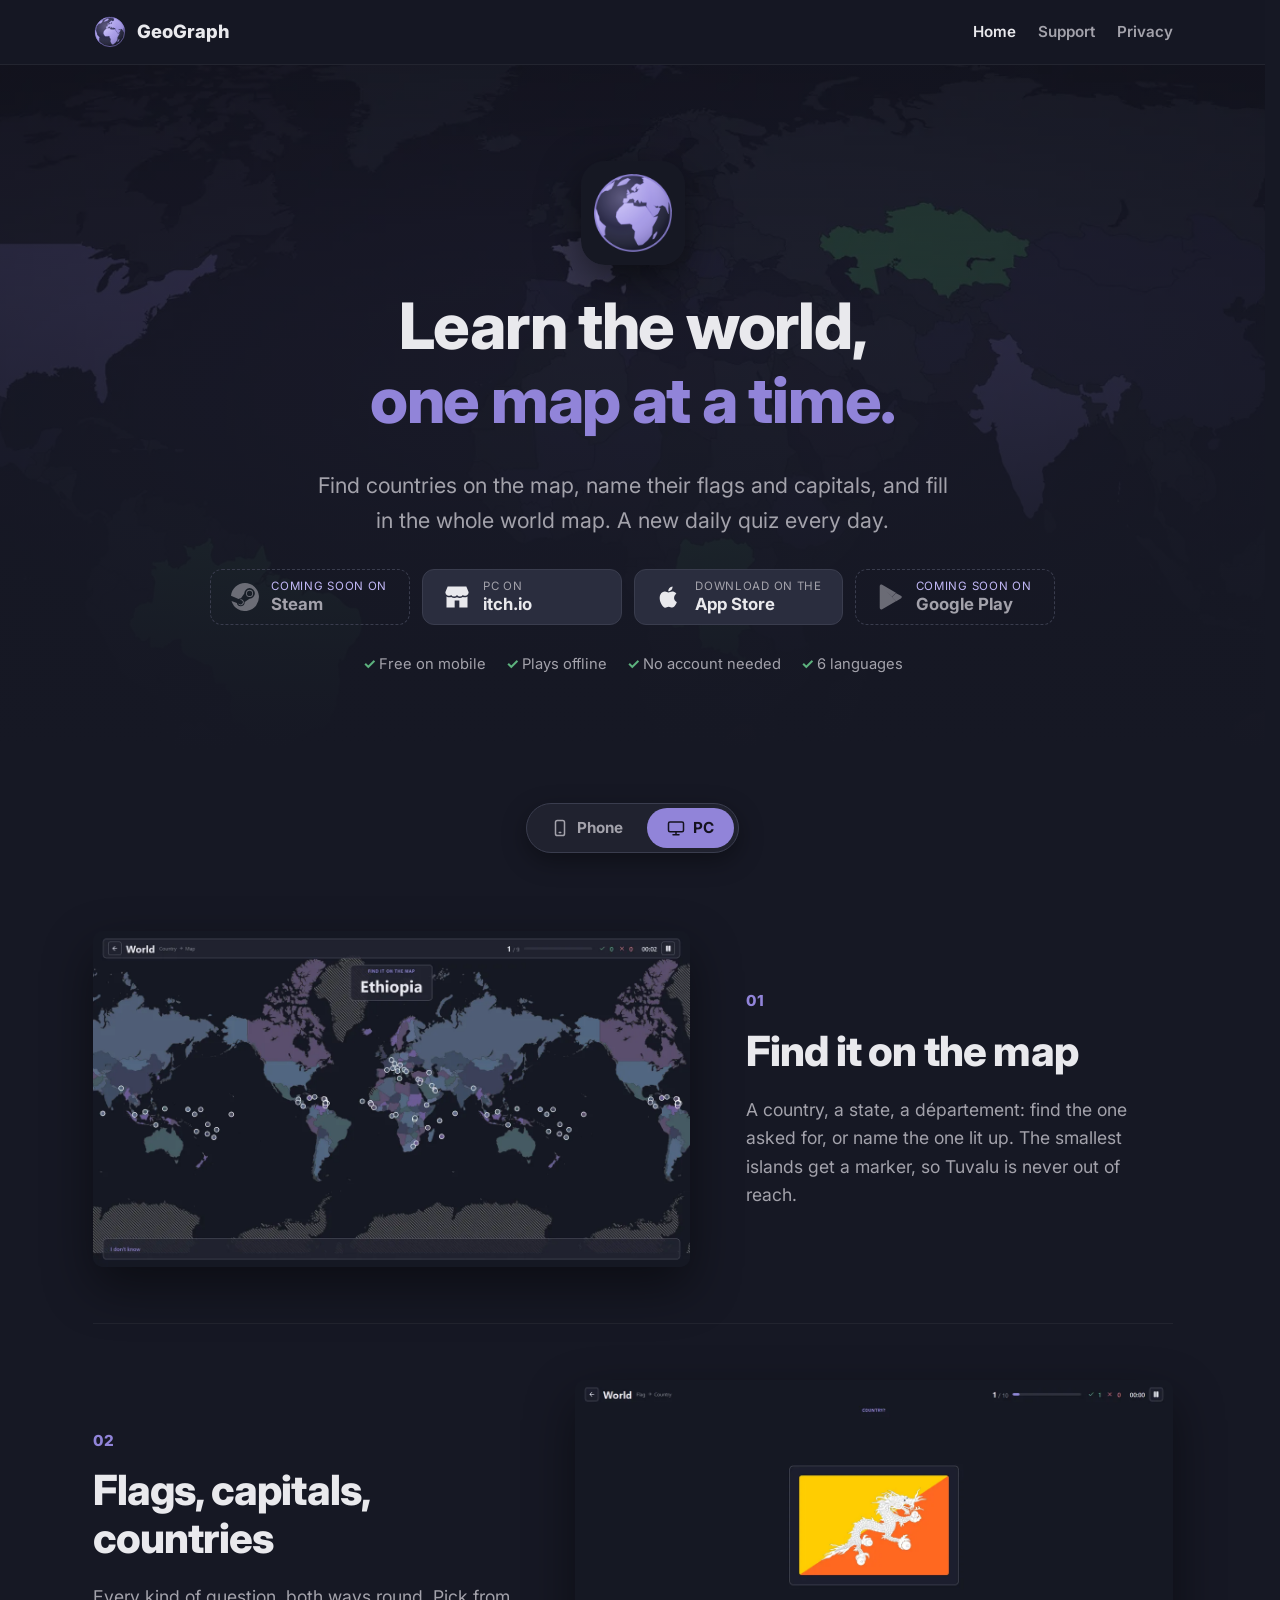
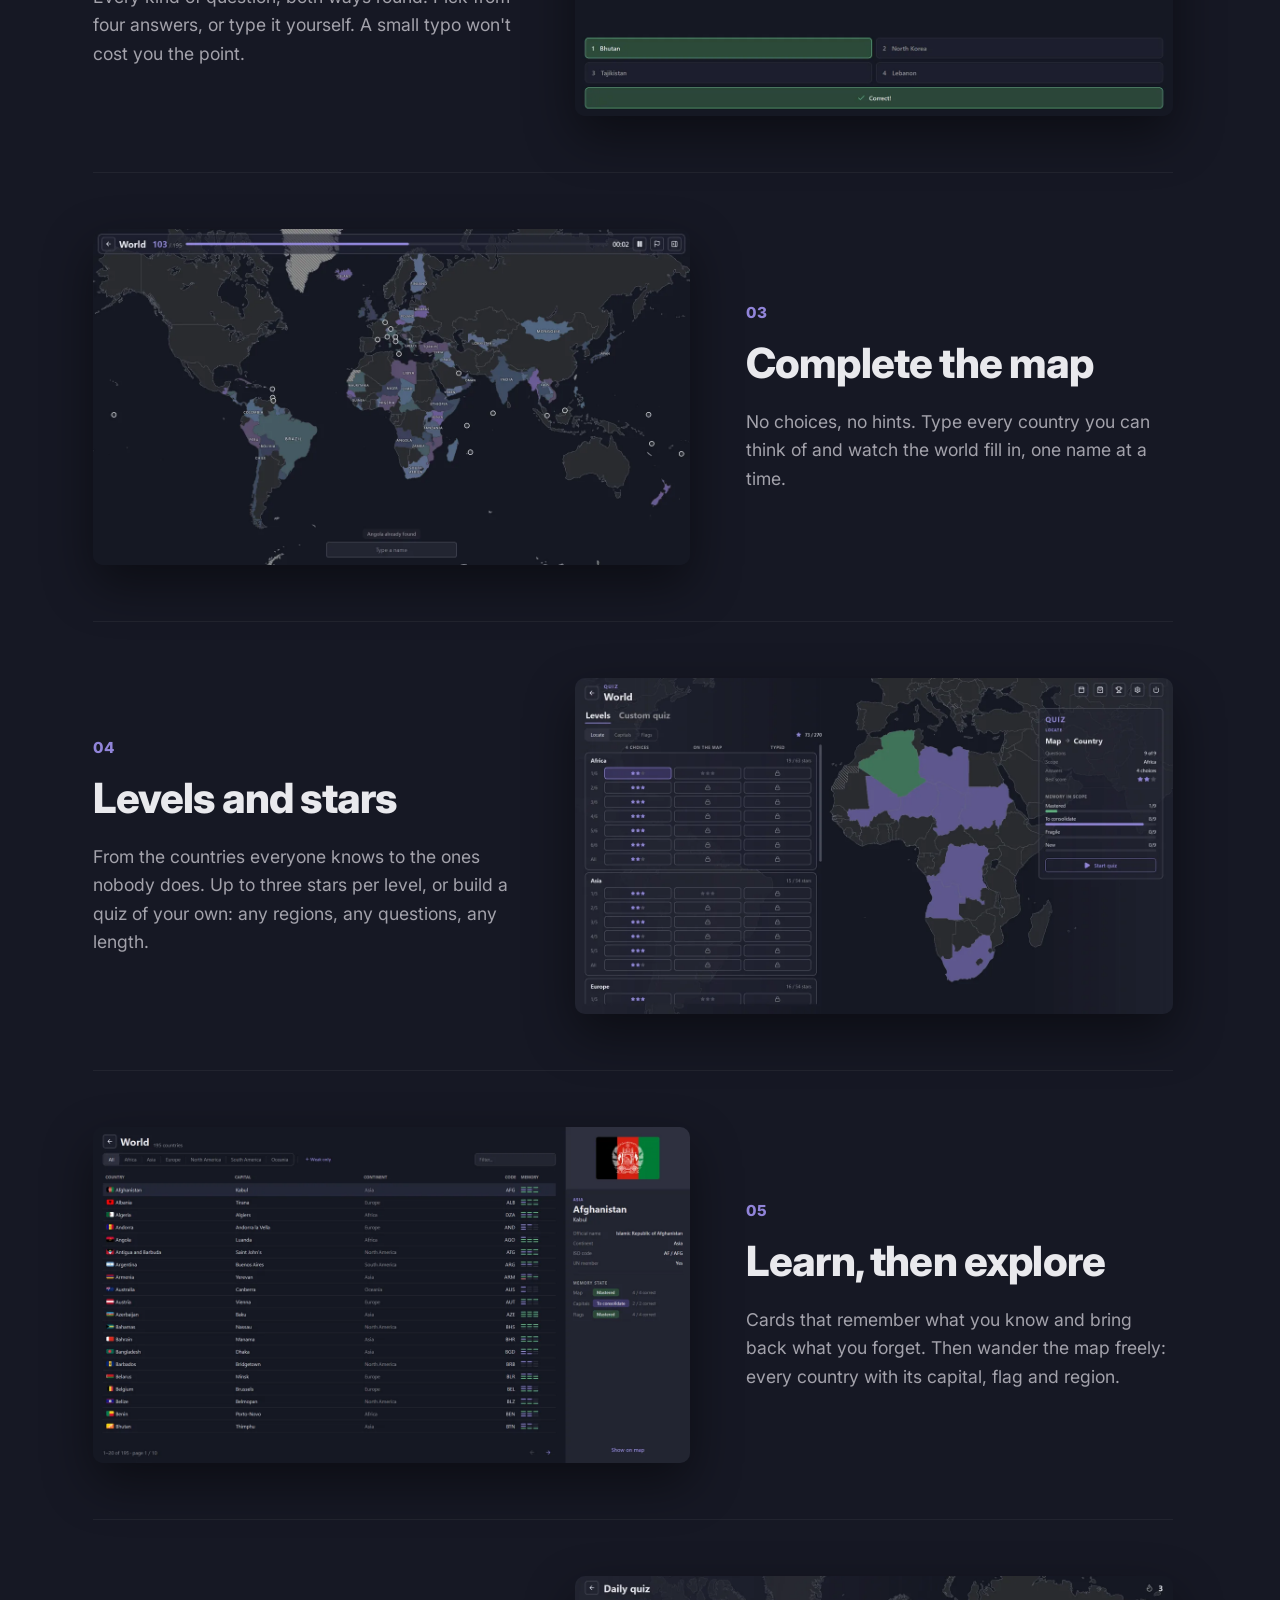
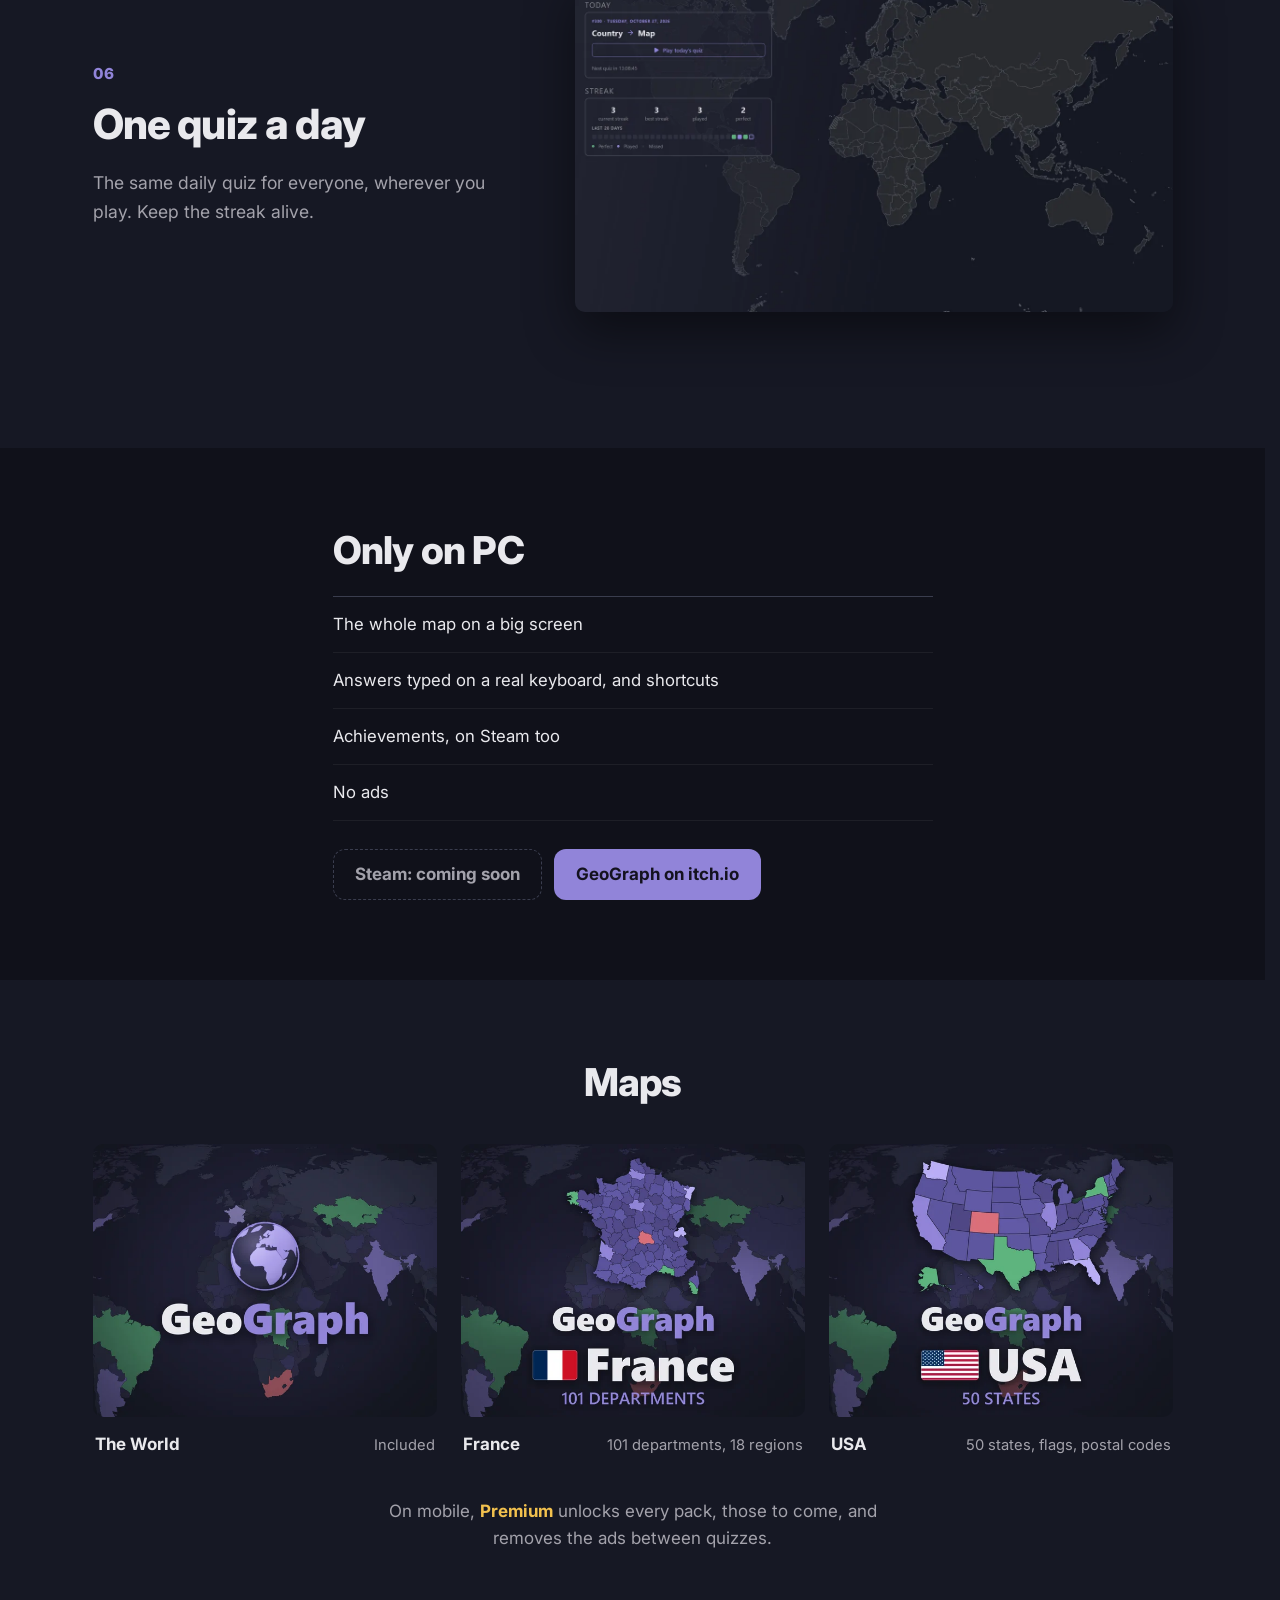
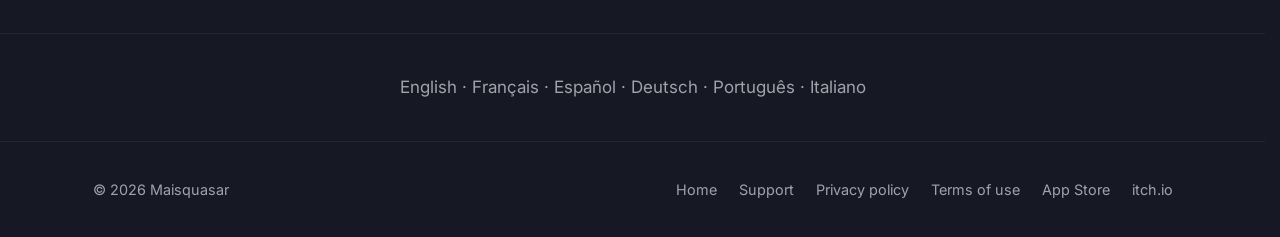
<file: index.html>
<!doctype html>
<html lang="en" data-view="phone">
<head>
  <meta charset="utf-8">
  <meta name="viewport" content="width=device-width, initial-scale=1">
  <title>GeoGraph: Geography Quiz</title>
  <meta name="description" content="GeoGraph is a geography quiz game: find countries on the map, name their flags and capitals, and fill in the whole world map. On iPhone, iPad, Android and PC.">
  <link rel="canonical" href="https://geograph-game.github.io/">
  <meta property="og:type" content="website">
  <meta property="og:title" content="GeoGraph: Geography Quiz">
  <meta property="og:description" content="Find countries on the map, name their flags and capitals, and fill in the whole world map. A new daily quiz every day!">
  <meta property="og:url" content="https://geograph-game.github.io/">
  <meta property="og:image" content="https://geograph-game.github.io/assets/img/og.png">
  <meta name="twitter:card" content="summary_large_image">
  <meta name="theme-color" content="#161824">
  <link rel="icon" href="assets/img/icon.svg" type="image/svg+xml">
  <link rel="icon" href="assets/img/icon-32.png" sizes="32x32" type="image/png">
  <link rel="apple-touch-icon" href="assets/img/icon-180.png">
  <link rel="preconnect" href="https://fonts.googleapis.com">
  <link rel="preconnect" href="https://fonts.gstatic.com" crossorigin>
  <link href="https://fonts.googleapis.com/css2?family=Inter:wght@400;600;700;800&display=swap" rel="stylesheet">
  <link rel="stylesheet" href="assets/css/style.css">
  <script>
    (function () {
      var v;
      try { v = localStorage.getItem("view"); } catch (e) {}
      if (v !== "phone" && v !== "pc") v = matchMedia("(pointer: coarse)").matches ? "phone" : "pc";
      document.documentElement.dataset.view = v;
    })();
  </script>
  <script type="application/ld+json">
  {
    "@context": "https://schema.org",
    "@type": "SoftwareApplication",
    "name": "GeoGraph: Geography Quiz",
    "applicationCategory": "EducationalApplication",
    "operatingSystem": "iOS, Android, Windows",
    "offers": { "@type": "Offer", "price": "0", "priceCurrency": "USD" },
    "author": { "@type": "Person", "name": "Maisquasar" }
  }
  </script>
</head>
<body>

<header class="site-header">
  <div class="wrap">
    <a class="brand" href="index.html"><img src="assets/img/icon.svg" alt="" width="34" height="34">GeoGraph</a>
    <nav class="nav">
      <a href="index.html" aria-current="page">Home</a>
      <a href="support.html">Support</a>
      <a href="privacy.html">Privacy</a>
    </nav>
  </div>
</header>

<main>
  <section class="hero">
    <div class="wrap">
      <img class="hero-icon" src="assets/img/icon-512.png" alt="GeoGraph icon" width="104" height="104">
      <h1>Learn the world,<br><span class="accent">one map at a time.</span></h1>
      <p class="lead">Find countries on the map, name their flags and capitals, and fill in the whole world map. A new daily quiz every day.</p>
      <div class="stores">
        <a class="store-btn" data-platform="appstore" href="https://apps.apple.com/app/id6832509680">
          <svg viewBox="0 0 24 24" aria-hidden="true"><path d="M16.37 12.6c-.02-2.3 1.88-3.4 1.96-3.46-1.07-1.56-2.73-1.78-3.32-1.8-1.41-.14-2.76.83-3.48.83-.72 0-1.82-.81-3-.79-1.54.02-2.96.9-3.76 2.28-1.6 2.78-.41 6.9 1.15 9.16.76 1.1 1.67 2.34 2.86 2.3 1.15-.05 1.58-.74 2.97-.74 1.38 0 1.77.74 2.98.72 1.23-.02 2.01-1.12 2.76-2.23.87-1.28 1.23-2.52 1.25-2.58-.03-.01-2.4-.92-2.42-3.65zM14.1 5.86c.63-.77 1.06-1.83.94-2.89-.91.04-2.01.61-2.67 1.37-.58.67-1.1 1.76-.96 2.8 1.02.08 2.06-.52 2.69-1.28z"/></svg>
          <span><small data-soon="Coming soon on" data-live="Download on the">Download on the</small><strong>App Store</strong></span>
        </a>
        <a class="store-btn soon" data-platform="googleplay" aria-disabled="true">
          <svg viewBox="0 0 24 24" aria-hidden="true"><path d="M3.6 1.8c-.3.3-.4.7-.4 1.2v18c0 .5.1.9.4 1.2l.1.1L13.8 12.2v-.2L3.7 1.7l-.1.1zm13.6 13.8-3.4-3.4v-.2l3.4-3.4.1.1 4 2.3c1.1.6 1.1 1.7 0 2.3l-4 2.3h-.1zm-.1.1L13.7 12.3 3.6 22.3c.4.4 1 .4 1.7.1l11.8-6.7M17.1 8.3 5.3 1.6c-.7-.4-1.3-.3-1.7.1l10.1 10.1 3.4-3.5z"/></svg>
          <span><small data-soon="Coming soon on" data-live="Get it on">Coming soon on</small><strong>Google Play</strong></span>
        </a>
        <a class="store-btn steam soon" data-platform="steam" aria-disabled="true">
          <svg viewBox="0 0 24 24" aria-hidden="true"><path d="M11.98 0C5.67 0 .5 4.86 0 11.03l6.44 2.66a3.4 3.4 0 0 1 1.91-.59h.19l2.87-4.15v-.06a4.53 4.53 0 1 1 4.53 4.53h-.1l-4.08 2.92v.16a3.4 3.4 0 0 1-6.73.68L.43 15.37A12 12 0 1 0 11.98 0zM7.54 18.21l-1.47-.61a2.55 2.55 0 1 0 1.4-3.5l1.52.63a1.88 1.88 0 1 1-1.45 3.47zm11.4-9.3a3.02 3.02 0 1 0-6.04 0 3.02 3.02 0 0 0 6.04 0zm-5.28 0a2.27 2.27 0 1 1 4.54 0 2.27 2.27 0 0 1-4.54 0z"/></svg>
          <span><small data-soon="Coming soon on" data-live="PC on">Coming soon on</small><strong>Steam</strong></span>
        </a>
        <a class="store-btn itch" data-platform="itch" href="https://maisquasar.itch.io/geograph">
          <svg viewBox="0 0 24 24" aria-hidden="true"><path d="M4 3h16l2 5a3 3 0 0 1-5 2.2A3 3 0 0 1 12 10.2 3 3 0 0 1 7 10.2 3 3 0 0 1 2 8l2-5zm-1 8.5a4.9 4.9 0 0 0 4 .5 4.9 4.9 0 0 0 5 .3 4.9 4.9 0 0 0 5-.3 4.9 4.9 0 0 0 4-.5V21H3v-9.5zM10 15v6h4v-6h-4z"/></svg>
          <span><small data-soon="Coming soon on" data-live="PC on">PC on</small><strong>itch.io</strong></span>
        </a>
      </div>
      <div class="badges">
        <span>Free on mobile</span>
        <span>Plays offline</span>
        <span>No account needed</span>
        <span>6 languages</span>
      </div>
    </div>
  </section>

  <section id="features" class="showcase">
    <div class="view-bar">
      <div class="view-switch" role="group" aria-label="Show the game on">
        <button type="button" data-set-view="phone" aria-pressed="true">
          <svg viewBox="0 0 24 24" aria-hidden="true"><rect x="6" y="2" width="12" height="20" rx="2.5"/><path d="M11 18h2"/></svg>Phone
        </button>
        <button type="button" data-set-view="pc" aria-pressed="false">
          <svg viewBox="0 0 24 24" aria-hidden="true"><rect x="2" y="4" width="20" height="13" rx="2"/><path d="M8 21h8M12 17v4"/></svg>PC
        </button>
      </div>
    </div>
    <div class="wrap">
      <article class="row">
        <figure>
          <img class="v-phone" src="assets/img/shots/phone_map.webp?v=2" alt="Map quiz on a phone: find Mozambique" width="480" height="947" loading="lazy">
          <img class="v-pc" src="assets/img/shots/pc_map.webp" alt="Map quiz on PC" width="1280" height="720" loading="lazy">
        </figure>
        <div>
          <span class="num">01</span>
          <h2>Find it on the map</h2>
          <p>A country, a state, a département: find the one asked for, or name the one lit up. The smallest islands get a marker, so Tuvalu is never out of reach.<span class="v-phone"> Pan and pinch as you like.</span></p>
        </div>
      </article>
      <article class="row">
        <figure>
          <img class="v-phone" src="assets/img/shots/phone_flag.webp?v=2" alt="Flag question answered right on a phone" width="480" height="947" loading="lazy">
          <img class="v-pc" src="assets/img/shots/pc_flag.webp" alt="Flag question on PC" width="1280" height="720" loading="lazy">
        </figure>
        <div>
          <span class="num">02</span>
          <h2>Flags, capitals, countries</h2>
          <p>Every kind of question, both ways round. Pick from four answers, or type it yourself. A small typo won't cost you the point.</p>
        </div>
      </article>
      <article class="row">
        <figure>
          <img class="v-phone" src="assets/img/shots/phone_complete.webp?v=2" alt="Complete the map on a phone" width="480" height="947" loading="lazy">
          <img class="v-pc" src="assets/img/shots/pc_complete.webp" alt="Complete the map on PC, about half of the world found" width="1280" height="720" loading="lazy">
        </figure>
        <div>
          <span class="num">03</span>
          <h2>Complete the map</h2>
          <p>No choices, no hints. Type every country you can think of and watch the world fill in, one name at a time.</p>
        </div>
      </article>
      <article class="row">
        <figure>
          <img class="v-phone" src="assets/img/shots/phone_levels.webp?v=2" alt="Levels and their stars on a phone" width="480" height="947" loading="lazy">
          <img class="v-pc" src="assets/img/shots/pc_levels.webp" alt="Levels and their stars on PC" width="1280" height="720" loading="lazy">
        </figure>
        <div>
          <span class="num">04</span>
          <h2>Levels and stars</h2>
          <p>From the countries everyone knows to the ones nobody does. Up to three stars per level, or build a quiz of your own: any regions, any questions, any length.</p>
        </div>
      </article>
      <article class="row">
        <figure>
          <img class="v-phone" src="assets/img/shots/phone_learn.webp?v=2" alt="Learn list of every country and what you know of it, on a phone" width="480" height="947" loading="lazy">
          <img class="v-pc" src="assets/img/shots/pc_learn.webp" alt="Learn cards on PC" width="1280" height="720" loading="lazy">
        </figure>
        <div>
          <span class="num">05</span>
          <h2>Learn, then explore</h2>
          <p>Cards that remember what you know and bring back what you forget. Then wander the map freely: every country with its capital, flag and region.</p>
        </div>
      </article>
      <article class="row">
        <figure>
          <img class="v-phone" src="assets/img/shots/phone_daily.webp?v=2" alt="Daily quiz on a phone" width="480" height="947" loading="lazy">
          <img class="v-pc" src="assets/img/shots/pc_daily.webp" alt="Daily quiz on PC" width="1280" height="720" loading="lazy">
        </figure>
        <div>
          <span class="num">06</span>
          <h2>One quiz a day</h2>
          <p>The same daily quiz for everyone, wherever you play. Keep the streak alive.<span class="v-phone"> Get a reminder each day and share your score.</span></p>
        </div>
      </article>
    </div>
  </section>

  <section class="alt" id="platforms">
    <div class="wrap only">
      <div class="v-phone">
        <h2>Only on your phone</h2>
        <ul>
          <li>XP for every right answer, ranks from Tourist to Living Atlas</li>
          <li>Daily quiz reminder and score sharing</li>
          <li>Portrait or landscape, one thumb</li>
          <li>Free to play, Premium to remove the ads</li>
        </ul>
        <p class="avail" data-mobile-avail>On the App Store. Coming soon on Google Play.</p>
      </div>
      <div class="v-pc">
        <h2>Only on PC</h2>
        <ul>
          <li>The whole map on a big screen</li>
          <li>Answers typed on a real keyboard, and shortcuts</li>
          <li>Achievements, on Steam too</li>
          <li>No ads</li>
        </ul>
        <div class="pc-stores">
          <a class="btn soon" data-platform="steam" aria-disabled="true" data-soon="Steam: coming soon" data-live="GeoGraph on Steam">Steam: coming soon</a>
          <a class="btn" data-platform="itch" href="https://maisquasar.itch.io/geograph" data-soon="itch.io: coming soon" data-live="GeoGraph on itch.io">GeoGraph on itch.io</a>
        </div>
      </div>
    </div>
  </section>

  <section id="maps">
    <div class="wrap">
      <h2 class="center">Maps</h2>
      <div class="maps">
        <figure>
          <img src="assets/img/map_world.webp" alt="The World" width="630" height="500" loading="lazy">
          <figcaption><strong>The World</strong><span>Included</span></figcaption>
        </figure>
        <figure>
          <img src="assets/img/map_france.webp" alt="France pack" width="630" height="500" loading="lazy">
          <figcaption><strong>France</strong><span>101 departments, 18 regions</span></figcaption>
        </figure>
        <figure>
          <img src="assets/img/map_usa.webp" alt="USA pack" width="630" height="500" loading="lazy">
          <figcaption><strong>USA</strong><span>50 states, flags, postal codes</span></figcaption>
        </figure>
      </div>
      <p class="maps-foot">On mobile, <strong>Premium</strong> unlocks every pack, those to come, and removes the ads between quizzes.</p>
    </div>
  </section>

  <section class="langs">
    <div class="wrap">
      <p>English · Français · Español · Deutsch · Português · Italiano</p>
    </div>
  </section>
</main>

<footer class="site-footer">
  <div class="wrap">
    <span>© 2026 Maisquasar</span>
    <nav>
      <a href="index.html">Home</a>
      <a href="support.html">Support</a>
      <a href="privacy.html">Privacy policy</a>
      <a href="terms.html">Terms of use</a>
      <a data-platform="appstore" data-hide-soon href="https://apps.apple.com/app/id6832509680">App Store</a>
      <a data-platform="googleplay" data-hide-soon hidden>Google Play</a>
      <a data-platform="steam" data-hide-soon hidden>Steam</a>
      <a data-platform="itch" data-hide-soon href="https://maisquasar.itch.io/geograph">itch.io</a>
    </nav>
  </div>
</footer>

<script src="assets/js/site.js"></script>
</body>
</html>
</file>
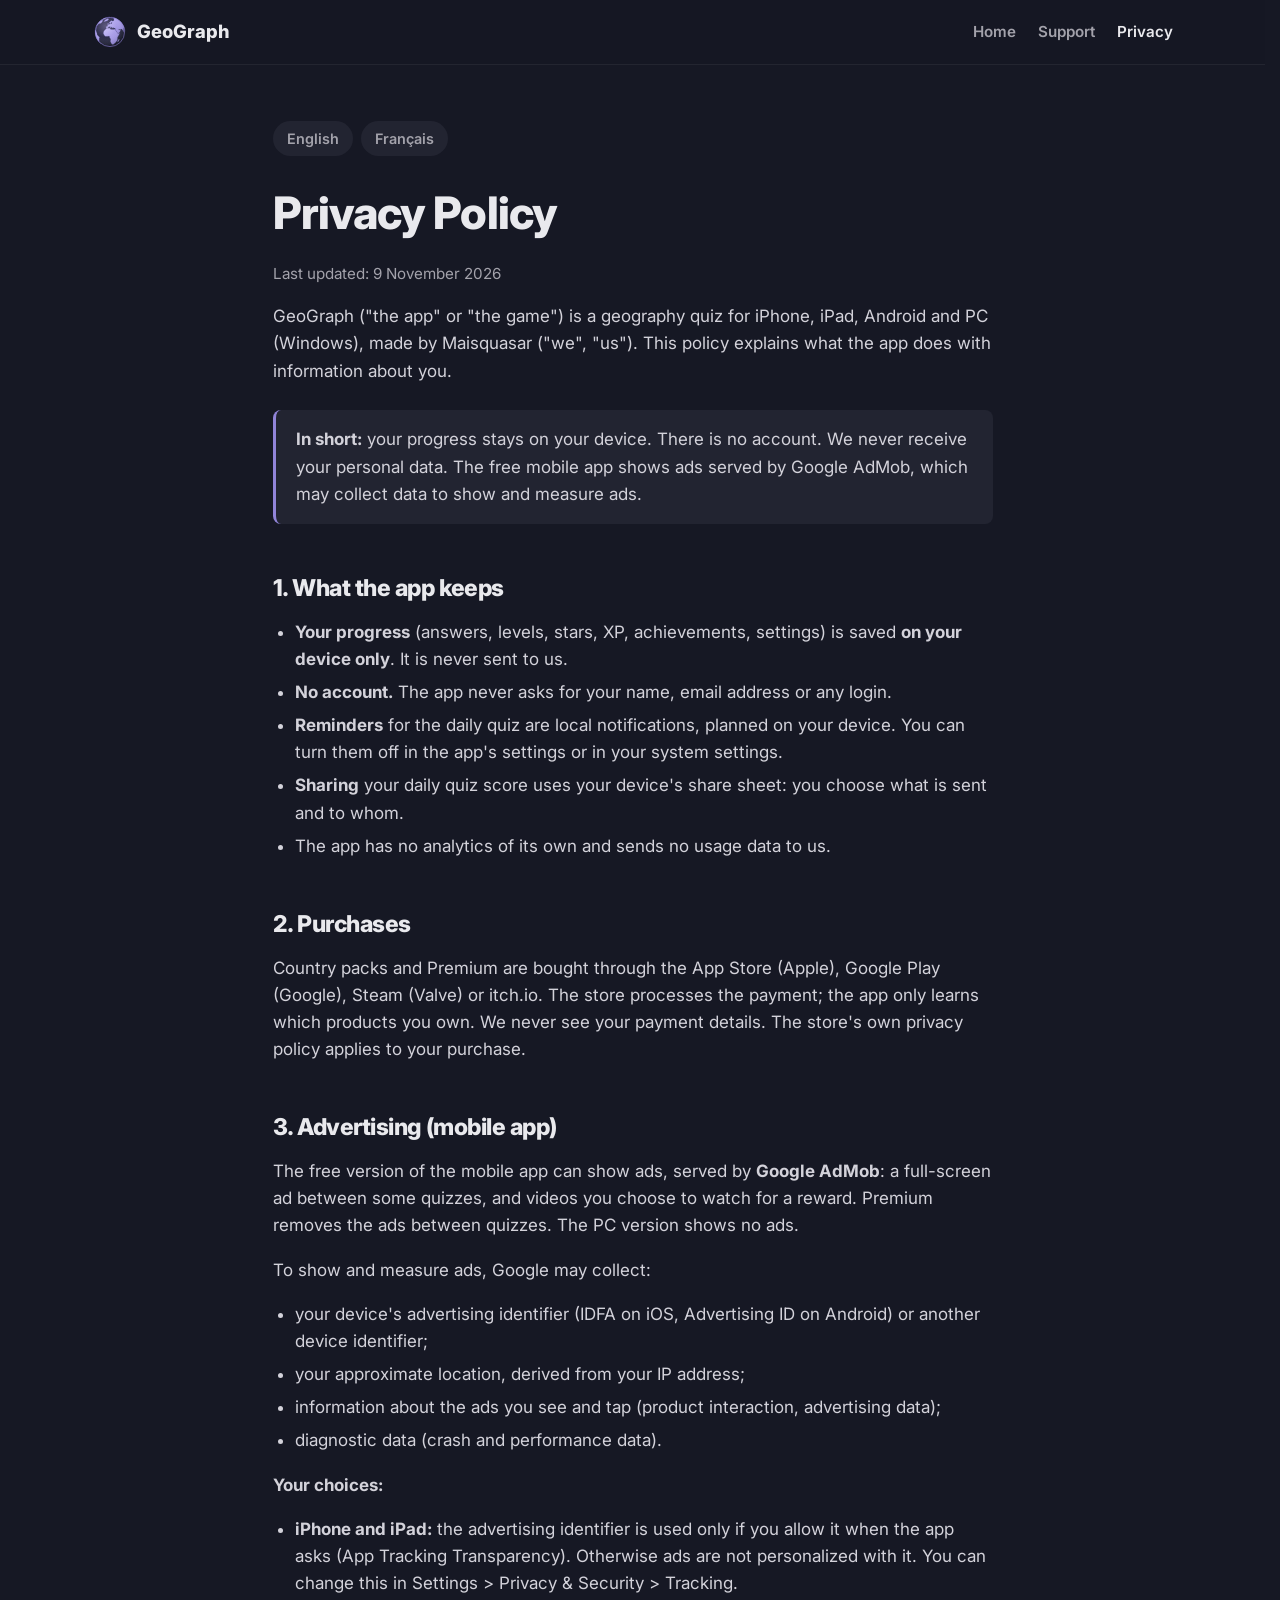
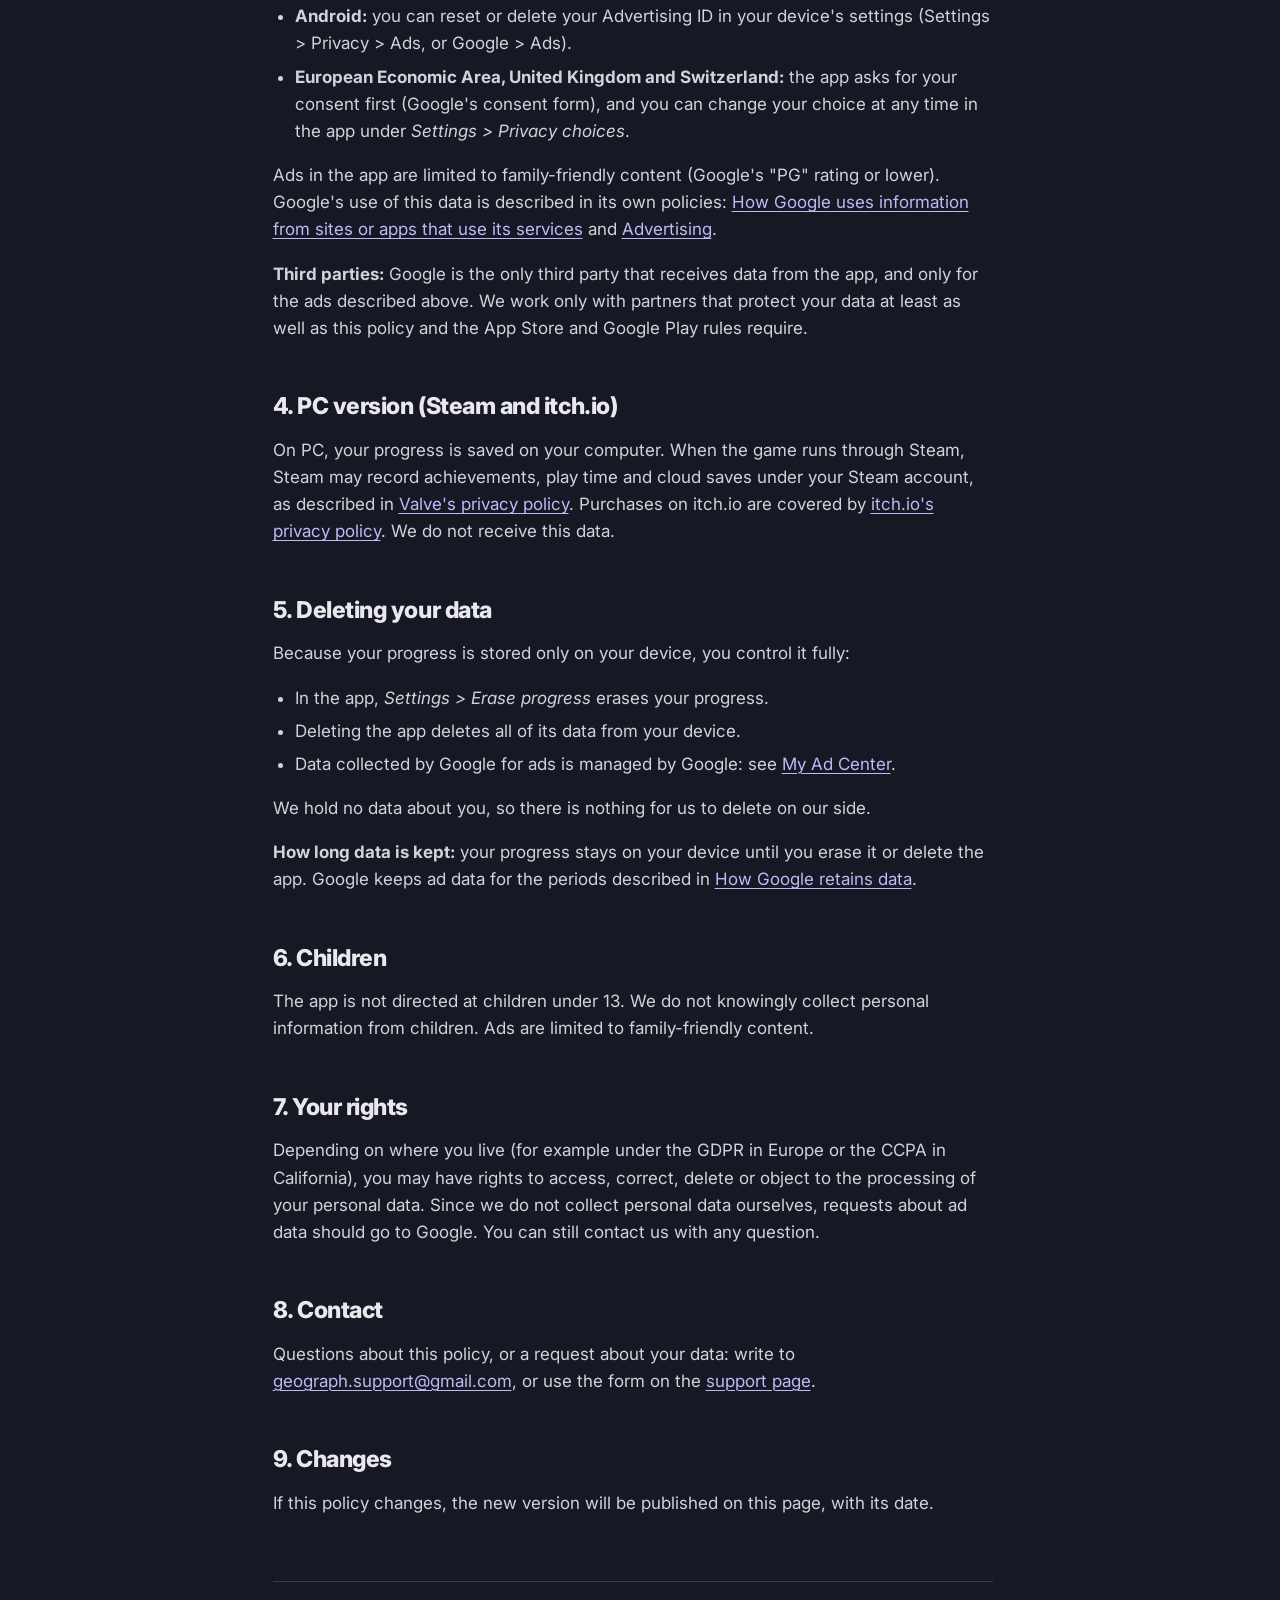
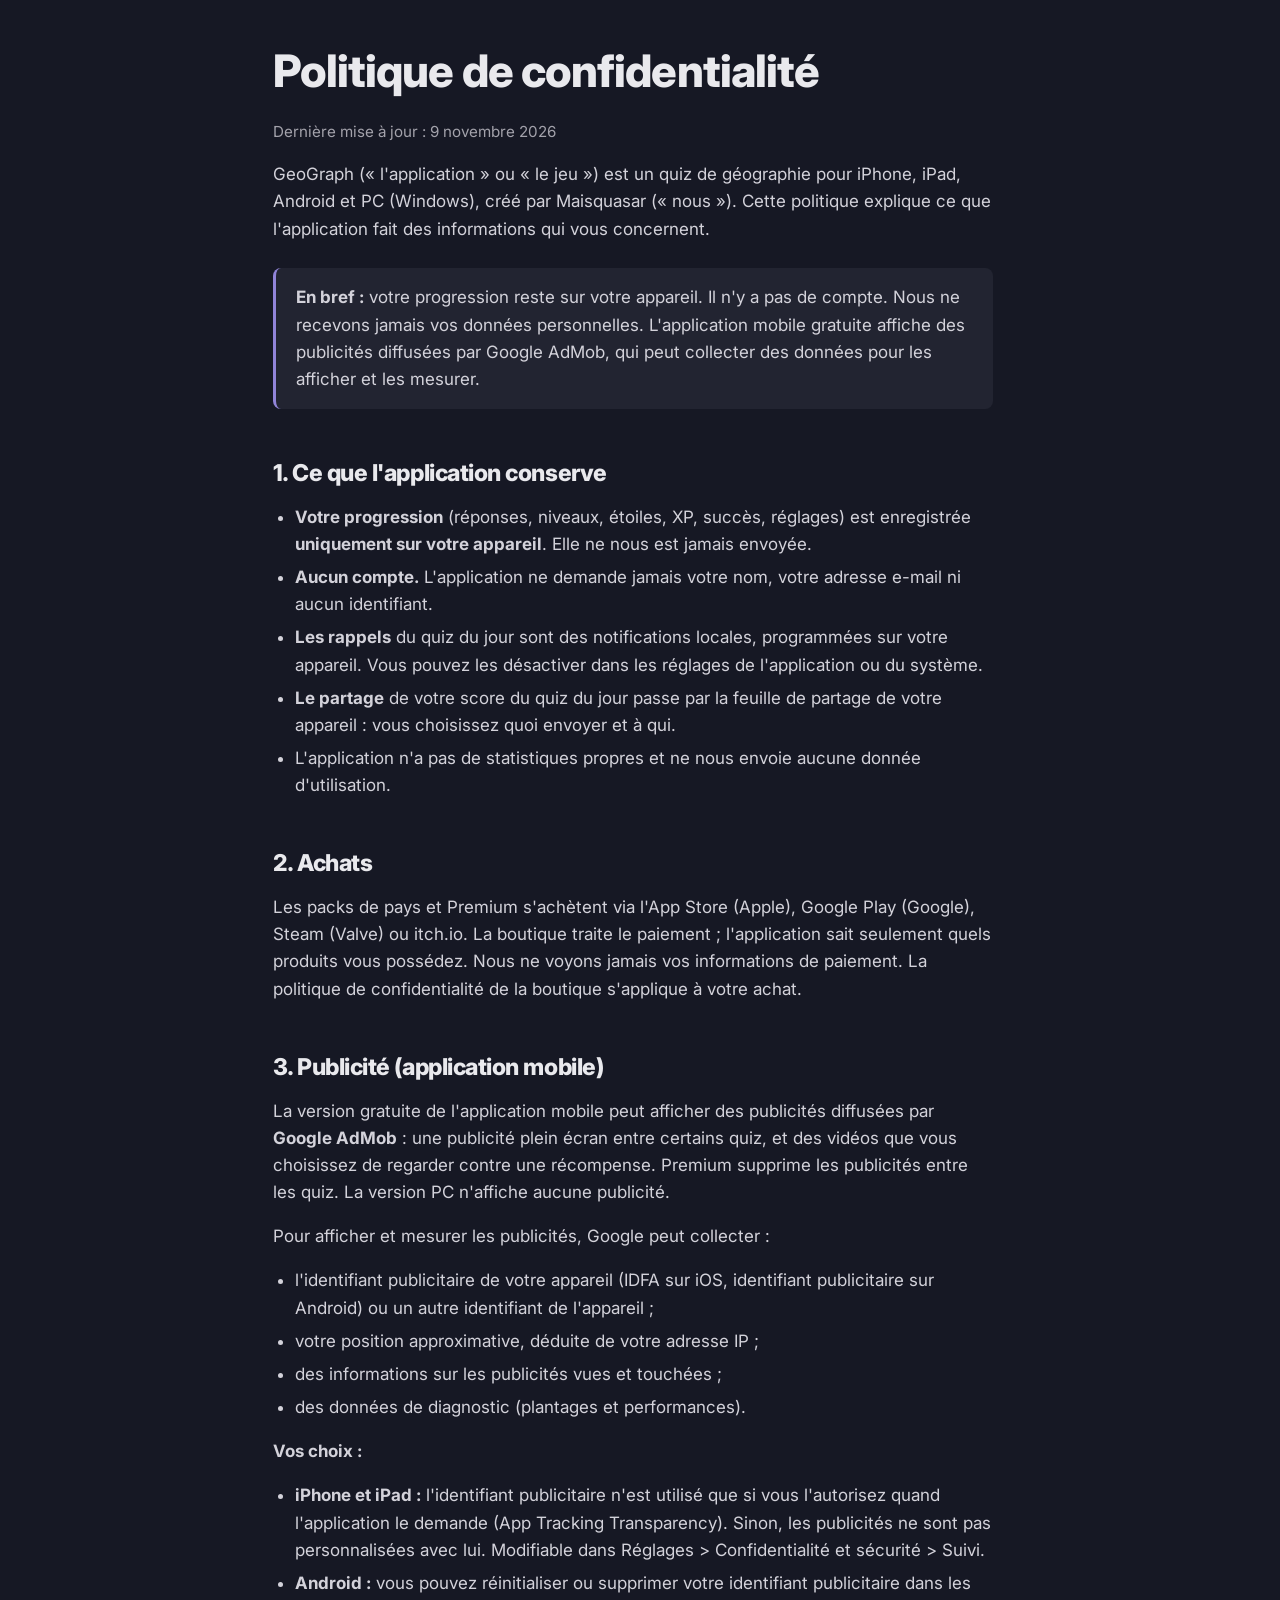
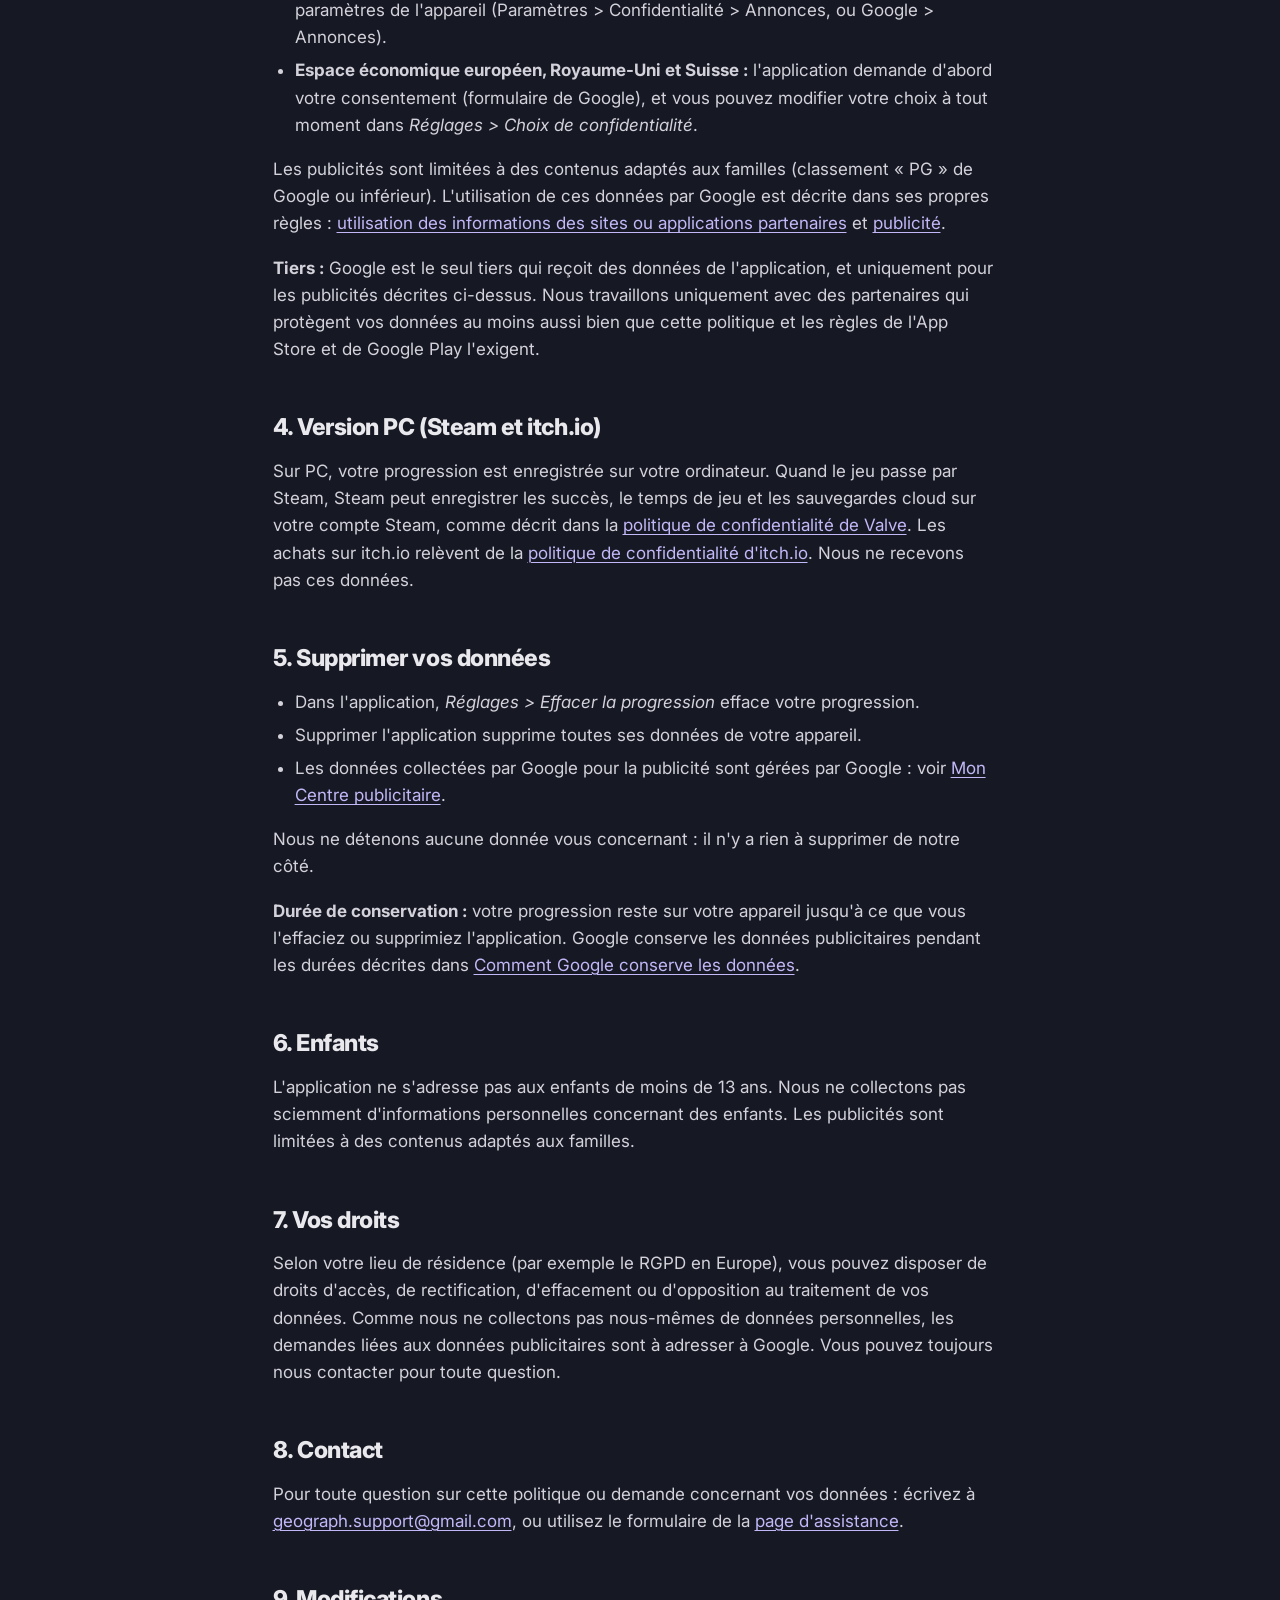
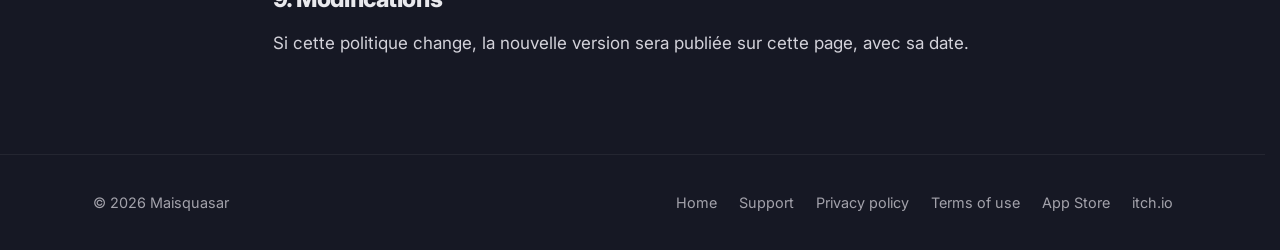
<file: privacy.html>
<!doctype html>
<html lang="en">
<head>
  <meta charset="utf-8">
  <meta name="viewport" content="width=device-width, initial-scale=1">
  <title>Privacy Policy · GeoGraph</title>
  <meta name="description" content="How GeoGraph handles your data: progress stays on your device, no account, ads served by Google AdMob.">
  <link rel="canonical" href="https://geograph-game.github.io/privacy.html">
  <meta name="theme-color" content="#161824">
  <link rel="icon" href="assets/img/icon.svg" type="image/svg+xml">
  <link rel="icon" href="assets/img/icon-32.png" sizes="32x32" type="image/png">
  <link rel="apple-touch-icon" href="assets/img/icon-180.png">
  <link rel="preconnect" href="https://fonts.googleapis.com">
  <link rel="preconnect" href="https://fonts.gstatic.com" crossorigin>
  <link href="https://fonts.googleapis.com/css2?family=Inter:wght@400;600;700;800&display=swap" rel="stylesheet">
  <link rel="stylesheet" href="assets/css/style.css">
</head>
<body>

<header class="site-header">
  <div class="wrap">
    <a class="brand" href="index.html"><img src="assets/img/icon.svg" alt="" width="34" height="34">GeoGraph</a>
    <nav class="nav">
      <a href="index.html">Home</a>
      <a href="support.html">Support</a>
      <a href="privacy.html" aria-current="page">Privacy</a>
    </nav>
  </div>
</header>

<main class="page">
  <article class="prose wrap">
    <div class="lang-switch"><a href="#en">English</a><a href="#fr">Français</a></div>

    <section id="en" style="padding:0">
      <h1>Privacy Policy</h1>
      <p class="meta">Last updated: 9 November 2026</p>

      <p>GeoGraph ("the app" or "the game") is a geography quiz for iPhone, iPad, Android and PC (Windows), made by Maisquasar ("we", "us"). This policy explains what the app does with information about you.</p>

      <div class="callout"><p><strong>In short:</strong> your progress stays on your device. There is no account. We never receive your personal data. The free mobile app shows ads served by Google AdMob, which may collect data to show and measure ads.</p></div>

      <h2>1. What the app keeps</h2>
      <ul>
        <li><strong>Your progress</strong> (answers, levels, stars, XP, achievements, settings) is saved <strong>on your device only</strong>. It is never sent to us.</li>
        <li><strong>No account.</strong> The app never asks for your name, email address or any login.</li>
        <li><strong>Reminders</strong> for the daily quiz are local notifications, planned on your device. You can turn them off in the app's settings or in your system settings.</li>
        <li><strong>Sharing</strong> your daily quiz score uses your device's share sheet: you choose what is sent and to whom.</li>
        <li>The app has no analytics of its own and sends no usage data to us.</li>
      </ul>

      <h2>2. Purchases</h2>
      <p>Country packs and Premium are bought through the App Store (Apple), Google Play (Google), Steam (Valve) or itch.io. The store processes the payment; the app only learns which products you own. We never see your payment details. The store's own privacy policy applies to your purchase.</p>

      <h2>3. Advertising (mobile app)</h2>
      <p>The free version of the mobile app can show ads, served by <strong>Google AdMob</strong>: a full-screen ad between some quizzes, and videos you choose to watch for a reward. Premium removes the ads between quizzes. The PC version shows no ads.</p>
      <p>To show and measure ads, Google may collect:</p>
      <ul>
        <li>your device's advertising identifier (IDFA on iOS, Advertising ID on Android) or another device identifier;</li>
        <li>your approximate location, derived from your IP address;</li>
        <li>information about the ads you see and tap (product interaction, advertising data);</li>
        <li>diagnostic data (crash and performance data).</li>
      </ul>
      <p><strong>Your choices:</strong></p>
      <ul>
        <li><strong>iPhone and iPad:</strong> the advertising identifier is used only if you allow it when the app asks (App Tracking Transparency). Otherwise ads are not personalized with it. You can change this in Settings &gt; Privacy &amp; Security &gt; Tracking.</li>
        <li><strong>Android:</strong> you can reset or delete your Advertising ID in your device's settings (Settings &gt; Privacy &gt; Ads, or Google &gt; Ads).</li>
        <li><strong>European Economic Area, United Kingdom and Switzerland:</strong> the app asks for your consent first (Google's consent form), and you can change your choice at any time in the app under <em>Settings &gt; Privacy choices</em>.</li>
      </ul>
      <p>Ads in the app are limited to family-friendly content (Google's "PG" rating or lower). Google's use of this data is described in its own policies: <a href="https://policies.google.com/technologies/partner-sites">How Google uses information from sites or apps that use its services</a> and <a href="https://policies.google.com/technologies/ads">Advertising</a>.</p>
      <p><strong>Third parties:</strong> Google is the only third party that receives data from the app, and only for the ads described above. We work only with partners that protect your data at least as well as this policy and the App Store and Google Play rules require.</p>

      <h2>4. PC version (Steam and itch.io)</h2>
      <p>On PC, your progress is saved on your computer. When the game runs through Steam, Steam may record achievements, play time and cloud saves under your Steam account, as described in <a href="https://store.steampowered.com/privacy_agreement/">Valve's privacy policy</a>. Purchases on itch.io are covered by <a href="https://itch.io/docs/legal/privacy-policy">itch.io's privacy policy</a>. We do not receive this data.</p>

      <h2>5. Deleting your data</h2>
      <p>Because your progress is stored only on your device, you control it fully:</p>
      <ul>
        <li>In the app, <em>Settings &gt; Erase progress</em> erases your progress.</li>
        <li>Deleting the app deletes all of its data from your device.</li>
        <li>Data collected by Google for ads is managed by Google: see <a href="https://myadcenter.google.com/">My Ad Center</a>.</li>
      </ul>
      <p>We hold no data about you, so there is nothing for us to delete on our side.</p>
      <p><strong>How long data is kept:</strong> your progress stays on your device until you erase it or delete the app. Google keeps ad data for the periods described in <a href="https://policies.google.com/technologies/retention">How Google retains data</a>.</p>

      <h2>6. Children</h2>
      <p>The app is not directed at children under 13. We do not knowingly collect personal information from children. Ads are limited to family-friendly content.</p>

      <h2>7. Your rights</h2>
      <p>Depending on where you live (for example under the GDPR in Europe or the CCPA in California), you may have rights to access, correct, delete or object to the processing of your personal data. Since we do not collect personal data ourselves, requests about ad data should go to Google. You can still contact us with any question.</p>

      <h2>8. Contact</h2>
      <p>Questions about this policy, or a request about your data: write to <a href="mailto:geograph.support@gmail.com">geograph.support@gmail.com</a>, or use the form on the <a href="support.html#contact">support page</a>.</p>

      <h2>9. Changes</h2>
      <p>If this policy changes, the new version will be published on this page, with its date.</p>
    </section>

    <hr style="border:0;border-top:1px solid var(--border);margin:64px 0">

    <section id="fr" lang="fr" style="padding:0">
      <h1>Politique de confidentialité</h1>
      <p class="meta">Dernière mise à jour : 9 novembre 2026</p>

      <p>GeoGraph (« l'application » ou « le jeu ») est un quiz de géographie pour iPhone, iPad, Android et PC (Windows), créé par Maisquasar (« nous »). Cette politique explique ce que l'application fait des informations qui vous concernent.</p>

      <div class="callout"><p><strong>En bref :</strong> votre progression reste sur votre appareil. Il n'y a pas de compte. Nous ne recevons jamais vos données personnelles. L'application mobile gratuite affiche des publicités diffusées par Google AdMob, qui peut collecter des données pour les afficher et les mesurer.</p></div>

      <h2>1. Ce que l'application conserve</h2>
      <ul>
        <li><strong>Votre progression</strong> (réponses, niveaux, étoiles, XP, succès, réglages) est enregistrée <strong>uniquement sur votre appareil</strong>. Elle ne nous est jamais envoyée.</li>
        <li><strong>Aucun compte.</strong> L'application ne demande jamais votre nom, votre adresse e-mail ni aucun identifiant.</li>
        <li><strong>Les rappels</strong> du quiz du jour sont des notifications locales, programmées sur votre appareil. Vous pouvez les désactiver dans les réglages de l'application ou du système.</li>
        <li><strong>Le partage</strong> de votre score du quiz du jour passe par la feuille de partage de votre appareil : vous choisissez quoi envoyer et à qui.</li>
        <li>L'application n'a pas de statistiques propres et ne nous envoie aucune donnée d'utilisation.</li>
      </ul>

      <h2>2. Achats</h2>
      <p>Les packs de pays et Premium s'achètent via l'App Store (Apple), Google Play (Google), Steam (Valve) ou itch.io. La boutique traite le paiement ; l'application sait seulement quels produits vous possédez. Nous ne voyons jamais vos informations de paiement. La politique de confidentialité de la boutique s'applique à votre achat.</p>

      <h2>3. Publicité (application mobile)</h2>
      <p>La version gratuite de l'application mobile peut afficher des publicités diffusées par <strong>Google AdMob</strong> : une publicité plein écran entre certains quiz, et des vidéos que vous choisissez de regarder contre une récompense. Premium supprime les publicités entre les quiz. La version PC n'affiche aucune publicité.</p>
      <p>Pour afficher et mesurer les publicités, Google peut collecter :</p>
      <ul>
        <li>l'identifiant publicitaire de votre appareil (IDFA sur iOS, identifiant publicitaire sur Android) ou un autre identifiant de l'appareil ;</li>
        <li>votre position approximative, déduite de votre adresse IP ;</li>
        <li>des informations sur les publicités vues et touchées ;</li>
        <li>des données de diagnostic (plantages et performances).</li>
      </ul>
      <p><strong>Vos choix :</strong></p>
      <ul>
        <li><strong>iPhone et iPad :</strong> l'identifiant publicitaire n'est utilisé que si vous l'autorisez quand l'application le demande (App Tracking Transparency). Sinon, les publicités ne sont pas personnalisées avec lui. Modifiable dans Réglages &gt; Confidentialité et sécurité &gt; Suivi.</li>
        <li><strong>Android :</strong> vous pouvez réinitialiser ou supprimer votre identifiant publicitaire dans les paramètres de l'appareil (Paramètres &gt; Confidentialité &gt; Annonces, ou Google &gt; Annonces).</li>
        <li><strong>Espace économique européen, Royaume-Uni et Suisse :</strong> l'application demande d'abord votre consentement (formulaire de Google), et vous pouvez modifier votre choix à tout moment dans <em>Réglages &gt; Choix de confidentialité</em>.</li>
      </ul>
      <p>Les publicités sont limitées à des contenus adaptés aux familles (classement « PG » de Google ou inférieur). L'utilisation de ces données par Google est décrite dans ses propres règles : <a href="https://policies.google.com/technologies/partner-sites?hl=fr">utilisation des informations des sites ou applications partenaires</a> et <a href="https://policies.google.com/technologies/ads?hl=fr">publicité</a>.</p>
      <p><strong>Tiers :</strong> Google est le seul tiers qui reçoit des données de l'application, et uniquement pour les publicités décrites ci-dessus. Nous travaillons uniquement avec des partenaires qui protègent vos données au moins aussi bien que cette politique et les règles de l'App Store et de Google Play l'exigent.</p>

      <h2>4. Version PC (Steam et itch.io)</h2>
      <p>Sur PC, votre progression est enregistrée sur votre ordinateur. Quand le jeu passe par Steam, Steam peut enregistrer les succès, le temps de jeu et les sauvegardes cloud sur votre compte Steam, comme décrit dans la <a href="https://store.steampowered.com/privacy_agreement/french/">politique de confidentialité de Valve</a>. Les achats sur itch.io relèvent de la <a href="https://itch.io/docs/legal/privacy-policy">politique de confidentialité d'itch.io</a>. Nous ne recevons pas ces données.</p>

      <h2>5. Supprimer vos données</h2>
      <ul>
        <li>Dans l'application, <em>Réglages &gt; Effacer la progression</em> efface votre progression.</li>
        <li>Supprimer l'application supprime toutes ses données de votre appareil.</li>
        <li>Les données collectées par Google pour la publicité sont gérées par Google : voir <a href="https://myadcenter.google.com/">Mon Centre publicitaire</a>.</li>
      </ul>
      <p>Nous ne détenons aucune donnée vous concernant : il n'y a rien à supprimer de notre côté.</p>
      <p><strong>Durée de conservation :</strong> votre progression reste sur votre appareil jusqu'à ce que vous l'effaciez ou supprimiez l'application. Google conserve les données publicitaires pendant les durées décrites dans <a href="https://policies.google.com/technologies/retention?hl=fr">Comment Google conserve les données</a>.</p>

      <h2>6. Enfants</h2>
      <p>L'application ne s'adresse pas aux enfants de moins de 13 ans. Nous ne collectons pas sciemment d'informations personnelles concernant des enfants. Les publicités sont limitées à des contenus adaptés aux familles.</p>

      <h2>7. Vos droits</h2>
      <p>Selon votre lieu de résidence (par exemple le RGPD en Europe), vous pouvez disposer de droits d'accès, de rectification, d'effacement ou d'opposition au traitement de vos données. Comme nous ne collectons pas nous-mêmes de données personnelles, les demandes liées aux données publicitaires sont à adresser à Google. Vous pouvez toujours nous contacter pour toute question.</p>

      <h2>8. Contact</h2>
      <p>Pour toute question sur cette politique ou demande concernant vos données : écrivez à <a href="mailto:geograph.support@gmail.com">geograph.support@gmail.com</a>, ou utilisez le formulaire de la <a href="support.html#contact">page d'assistance</a>.</p>

      <h2>9. Modifications</h2>
      <p>Si cette politique change, la nouvelle version sera publiée sur cette page, avec sa date.</p>
    </section>
  </article>
</main>

<footer class="site-footer">
  <div class="wrap">
    <span>© 2026 Maisquasar</span>
    <nav>
      <a href="index.html">Home</a>
      <a href="support.html">Support</a>
      <a href="privacy.html">Privacy policy</a>
      <a href="terms.html">Terms of use</a>
      <a data-platform="appstore" data-hide-soon href="https://apps.apple.com/app/id6832509680">App Store</a>
      <a data-platform="googleplay" data-hide-soon hidden>Google Play</a>
      <a data-platform="steam" data-hide-soon hidden>Steam</a>
      <a data-platform="itch" data-hide-soon href="https://maisquasar.itch.io/geograph">itch.io</a>
    </nav>
  </div>
</footer>

<script src="assets/js/site.js"></script>
</body>
</html>
</file>
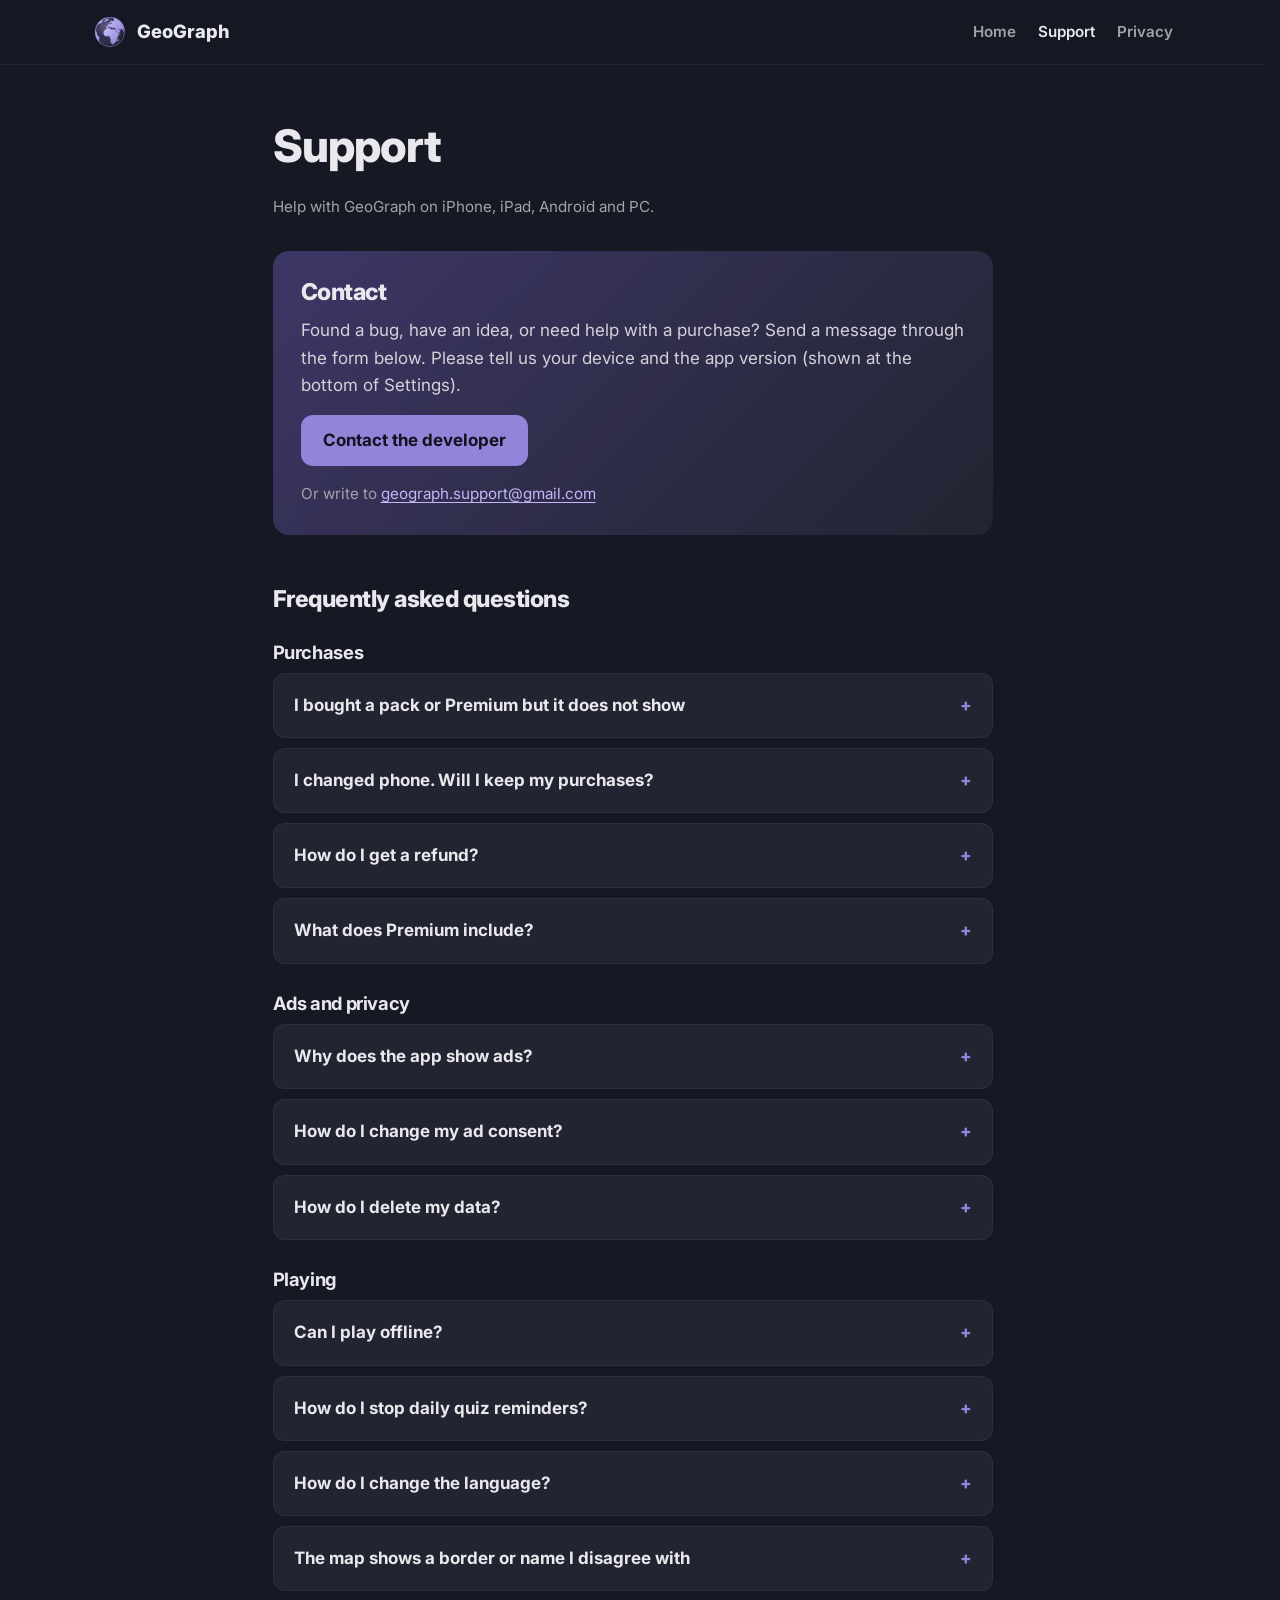
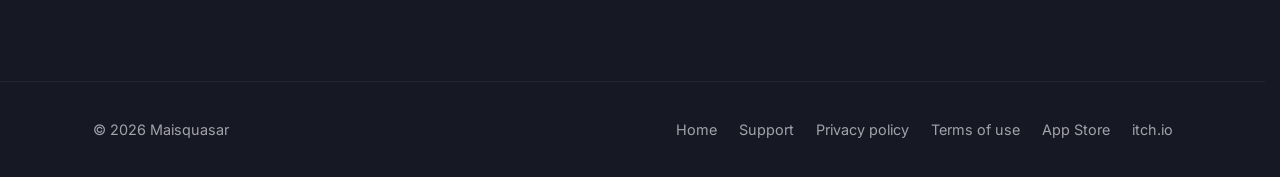
<file: support.html>
<!doctype html>
<html lang="en">
<head>
  <meta charset="utf-8">
  <meta name="viewport" content="width=device-width, initial-scale=1">
  <title>Support · GeoGraph</title>
  <meta name="description" content="Help with GeoGraph: purchases, progress, ads, reminders, and how to contact the developer.">
  <link rel="canonical" href="https://geograph-game.github.io/support.html">
  <meta name="theme-color" content="#161824">
  <link rel="icon" href="assets/img/icon.svg" type="image/svg+xml">
  <link rel="icon" href="assets/img/icon-32.png" sizes="32x32" type="image/png">
  <link rel="apple-touch-icon" href="assets/img/icon-180.png">
  <link rel="preconnect" href="https://fonts.googleapis.com">
  <link rel="preconnect" href="https://fonts.gstatic.com" crossorigin>
  <link href="https://fonts.googleapis.com/css2?family=Inter:wght@400;600;700;800&display=swap" rel="stylesheet">
  <link rel="stylesheet" href="assets/css/style.css">
</head>
<body>

<header class="site-header">
  <div class="wrap">
    <a class="brand" href="index.html"><img src="assets/img/icon.svg" alt="" width="34" height="34">GeoGraph</a>
    <nav class="nav">
      <a href="index.html">Home</a>
      <a href="support.html" aria-current="page">Support</a>
      <a href="privacy.html">Privacy</a>
    </nav>
  </div>
</header>

<main class="page">
  <article class="prose wrap">
    <h1>Support</h1>
    <p class="meta">Help with GeoGraph on iPhone, iPad, Android and PC.</p>

    <div class="contact-card" id="contact">
      <h2 style="margin-top:0">Contact</h2>
      <p>Found a bug, have an idea, or need help with a purchase? Send a message through the form below. Please tell us your device and the app version (shown at the bottom of Settings).</p>
      <a class="btn" href="https://docs.google.com/forms/d/e/1FAIpQLSe2NniP_7NEBnWO4vm-c6dLdFhz3mq2dc1hkIuteKSq-igFXg/viewform">Contact the developer</a>
      <p class="contact-mail">Or write to <a href="mailto:geograph.support@gmail.com">geograph.support@gmail.com</a></p>
    </div>

    <h2>Frequently asked questions</h2>

    <h3>Purchases</h3>
    <details>
      <summary>I bought a pack or Premium but it does not show</summary>
      <p>Open <em>Settings &gt; Restore purchases</em>. Make sure you are signed in to the same Apple ID or Google account you used to buy it. Packs are built into the app: once restored, they unlock at once, no download needed.</p>
    </details>
    <details>
      <summary>I changed phone. Will I keep my purchases?</summary>
      <p>Yes. Install GeoGraph on the new device, sign in with the same store account, then open <em>Settings &gt; Restore purchases</em>. Your progress, however, stays on the old device: it is stored only on the device, never online.</p>
    </details>
    <details>
      <summary>How do I get a refund?</summary>
      <p>Refunds are handled by the store you bought from. App Store: <a href="https://reportaproblem.apple.com/">reportaproblem.apple.com</a>. Google Play: <a href="https://support.google.com/googleplay/answer/2479637">Google Play refund help</a>. Steam: <a href="https://help.steampowered.com/">help.steampowered.com</a>. itch.io: write to us through the <a href="#contact">contact form</a>, as the seller handles refunds there.</p>
    </details>
    <details>
      <summary>What does Premium include?</summary>
      <p>Every country pack (France, USA, and those to come) and no ads between quizzes. You can still watch a video by choice for a reward.</p>
    </details>

    <h3>Ads and privacy</h3>
    <details>
      <summary>Why does the app show ads?</summary>
      <p>The World map is free for everyone. Ads between some quizzes help fund the game. Premium removes them. The PC version has no ads.</p>
    </details>
    <details>
      <summary>How do I change my ad consent?</summary>
      <p>In the European Economic Area, the UK and Switzerland, open <em>Settings &gt; Privacy choices</em> in the app. On iPhone and iPad you can also allow or deny tracking under <em>Settings &gt; Privacy &amp; Security &gt; Tracking</em>. See the <a href="privacy.html">privacy policy</a> for details.</p>
    </details>
    <details>
      <summary>How do I delete my data?</summary>
      <p>Your progress is saved only on your device. Use <em>Settings &gt; Erase progress</em> in the app, or delete the app. We hold no data about you. Ad data is managed by Google at <a href="https://myadcenter.google.com/">My Ad Center</a>.</p>
    </details>

    <h3>Playing</h3>
    <details>
      <summary>Can I play offline?</summary>
      <p>Yes. Every quiz, map and pack works without a connection. Only ads and purchases need the internet.</p>
    </details>
    <details>
      <summary>How do I stop daily quiz reminders?</summary>
      <p>Turn them off in the app's settings, or in your device's notification settings.</p>
    </details>
    <details>
      <summary>How do I change the language?</summary>
      <p>GeoGraph follows your device language (English, French, Spanish, German, Portuguese or Italian). You can also pick a language in the app's settings.</p>
    </details>
    <details>
      <summary>The map shows a border or name I disagree with</summary>
      <p>Maps follow common international usage and are credited in <em>Settings &gt; Credits</em>. If you see a mistake, please tell us through the contact form.</p>
    </details>
  </article>
</main>

<footer class="site-footer">
  <div class="wrap">
    <span>© 2026 Maisquasar</span>
    <nav>
      <a href="index.html">Home</a>
      <a href="support.html">Support</a>
      <a href="privacy.html">Privacy policy</a>
      <a href="terms.html">Terms of use</a>
      <a data-platform="appstore" data-hide-soon href="https://apps.apple.com/app/id6832509680">App Store</a>
      <a data-platform="googleplay" data-hide-soon hidden>Google Play</a>
      <a data-platform="steam" data-hide-soon hidden>Steam</a>
      <a data-platform="itch" data-hide-soon href="https://maisquasar.itch.io/geograph">itch.io</a>
    </nav>
  </div>
</footer>

<script src="assets/js/site.js"></script>
</body>
</html>
</file>
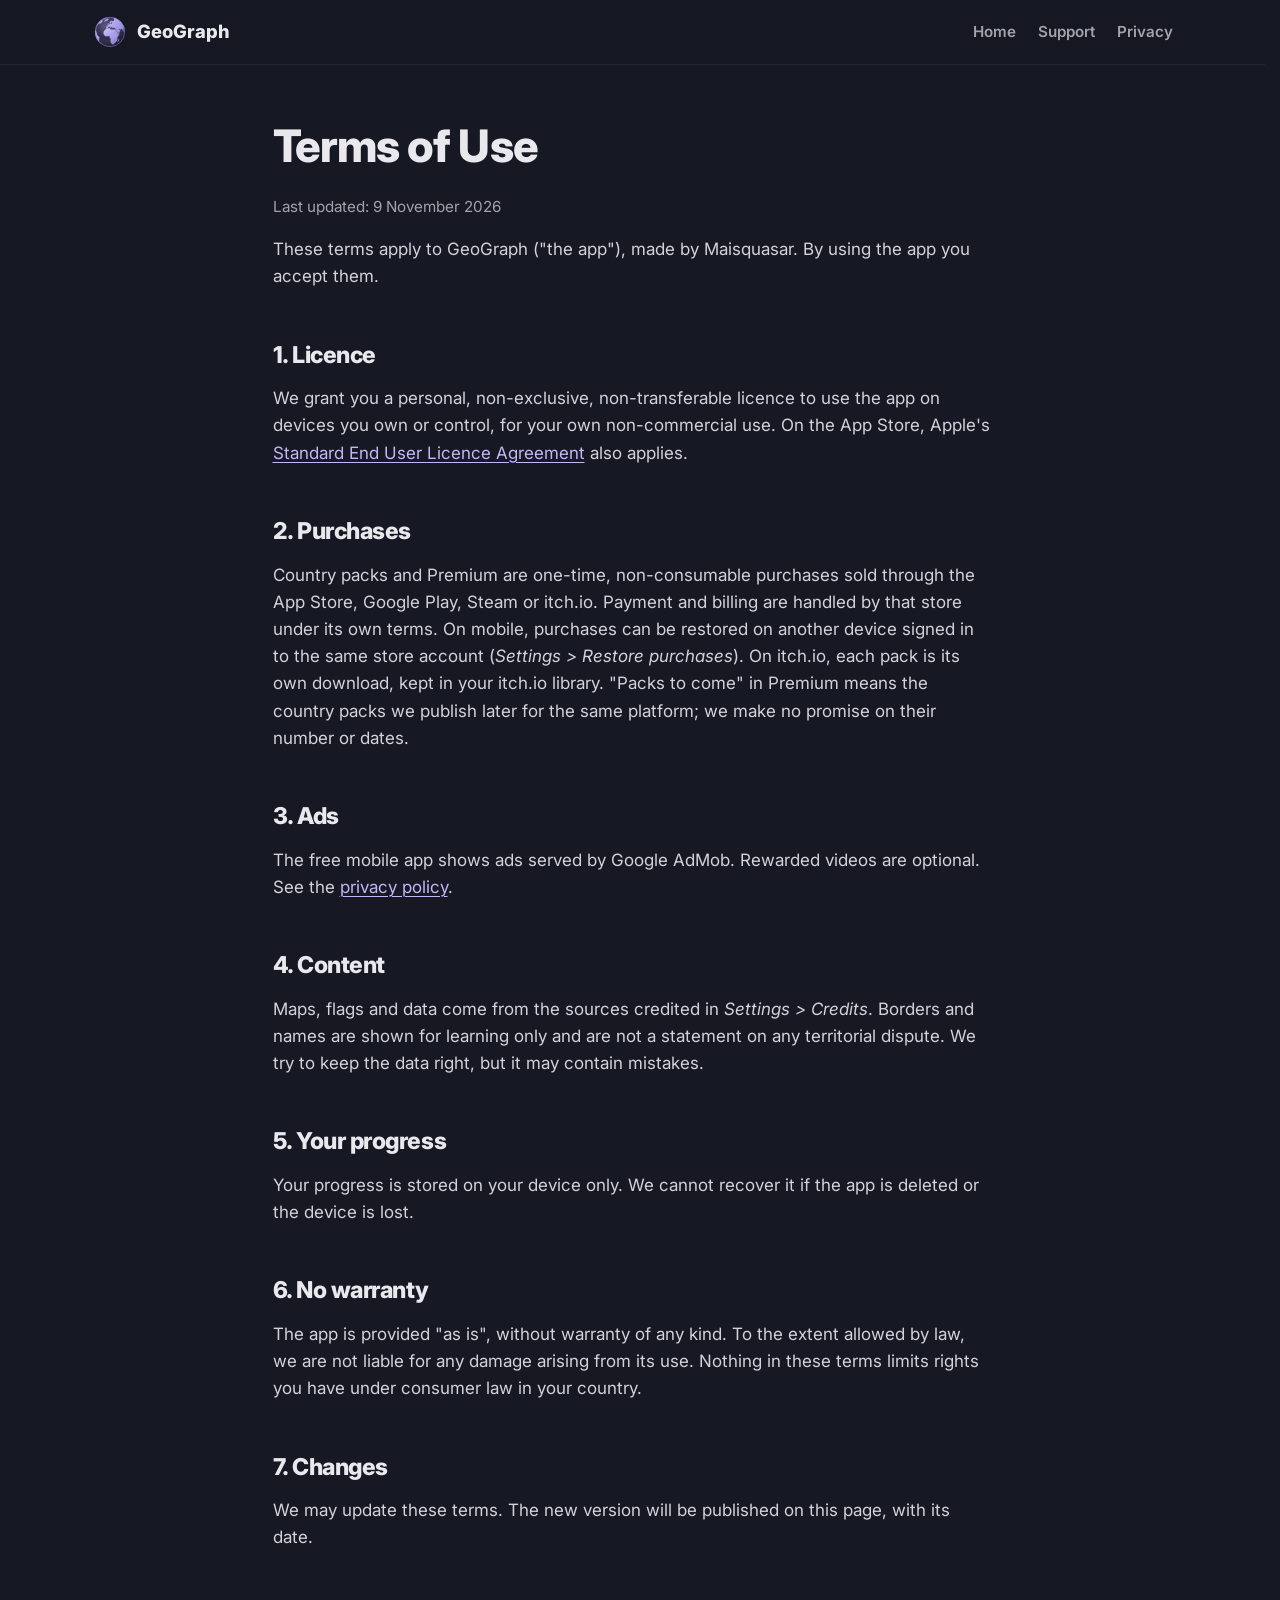
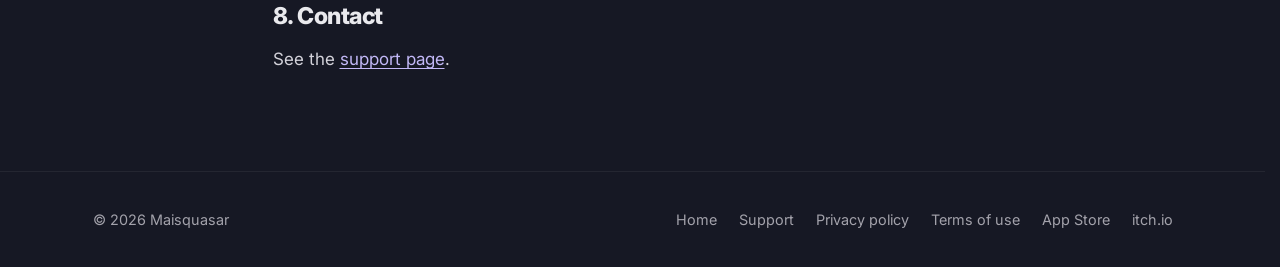
<file: terms.html>
<!doctype html>
<html lang="en">
<head>
  <meta charset="utf-8">
  <meta name="viewport" content="width=device-width, initial-scale=1">
  <title>Terms of Use · GeoGraph</title>
  <meta name="description" content="Terms of use of GeoGraph, the geography quiz game.">
  <link rel="canonical" href="https://geograph-game.github.io/terms.html">
  <meta name="theme-color" content="#161824">
  <link rel="icon" href="assets/img/icon.svg" type="image/svg+xml">
  <link rel="icon" href="assets/img/icon-32.png" sizes="32x32" type="image/png">
  <link rel="apple-touch-icon" href="assets/img/icon-180.png">
  <link rel="preconnect" href="https://fonts.googleapis.com">
  <link rel="preconnect" href="https://fonts.gstatic.com" crossorigin>
  <link href="https://fonts.googleapis.com/css2?family=Inter:wght@400;600;700;800&display=swap" rel="stylesheet">
  <link rel="stylesheet" href="assets/css/style.css">
</head>
<body>

<header class="site-header">
  <div class="wrap">
    <a class="brand" href="index.html"><img src="assets/img/icon.svg" alt="" width="34" height="34">GeoGraph</a>
    <nav class="nav">
      <a href="index.html">Home</a>
      <a href="support.html">Support</a>
      <a href="privacy.html">Privacy</a>
    </nav>
  </div>
</header>

<main class="page">
  <article class="prose wrap">
    <h1>Terms of Use</h1>
    <p class="meta">Last updated: 9 November 2026</p>
    <p>These terms apply to GeoGraph ("the app"), made by Maisquasar. By using the app you accept them.</p>

    <h2>1. Licence</h2>
    <p>We grant you a personal, non-exclusive, non-transferable licence to use the app on devices you own or control, for your own non-commercial use. On the App Store, Apple's <a href="https://www.apple.com/legal/internet-services/itunes/dev/stdeula/">Standard End User Licence Agreement</a> also applies.</p>

    <h2>2. Purchases</h2>
    <p>Country packs and Premium are one-time, non-consumable purchases sold through the App Store, Google Play, Steam or itch.io. Payment and billing are handled by that store under its own terms. On mobile, purchases can be restored on another device signed in to the same store account (<em>Settings &gt; Restore purchases</em>). On itch.io, each pack is its own download, kept in your itch.io library. "Packs to come" in Premium means the country packs we publish later for the same platform; we make no promise on their number or dates.</p>

    <h2>3. Ads</h2>
    <p>The free mobile app shows ads served by Google AdMob. Rewarded videos are optional. See the <a href="privacy.html">privacy policy</a>.</p>

    <h2>4. Content</h2>
    <p>Maps, flags and data come from the sources credited in <em>Settings &gt; Credits</em>. Borders and names are shown for learning only and are not a statement on any territorial dispute. We try to keep the data right, but it may contain mistakes.</p>

    <h2>5. Your progress</h2>
    <p>Your progress is stored on your device only. We cannot recover it if the app is deleted or the device is lost.</p>

    <h2>6. No warranty</h2>
    <p>The app is provided "as is", without warranty of any kind. To the extent allowed by law, we are not liable for any damage arising from its use. Nothing in these terms limits rights you have under consumer law in your country.</p>

    <h2>7. Changes</h2>
    <p>We may update these terms. The new version will be published on this page, with its date.</p>

    <h2>8. Contact</h2>
    <p>See the <a href="support.html#contact">support page</a>.</p>
  </article>
</main>

<footer class="site-footer">
  <div class="wrap">
    <span>© 2026 Maisquasar</span>
    <nav>
      <a href="index.html">Home</a>
      <a href="support.html">Support</a>
      <a href="privacy.html">Privacy policy</a>
      <a href="terms.html">Terms of use</a>
      <a data-platform="appstore" data-hide-soon href="https://apps.apple.com/app/id6832509680">App Store</a>
      <a data-platform="googleplay" data-hide-soon hidden>Google Play</a>
      <a data-platform="steam" data-hide-soon hidden>Steam</a>
      <a data-platform="itch" data-hide-soon href="https://maisquasar.itch.io/geograph">itch.io</a>
    </nav>
  </div>
</footer>

<script src="assets/js/site.js"></script>
</body>
</html>
</file>
<file: assets/css/style.css>
:root {
  --bg: #161824;
  --bg-deep: #10111a;
  --card: #222431;
  --card-raised: #2a2d3e;
  --border: #3a3d4e;
  --primary: #9184d9;
  --primary-light: #c2b8f7;
  --primary-dim: #3d3766;
  --success: #5db37e;
  --danger: #d9707a;
  --star: #f2c14e;
  --xp: #5cc8f2;
  --text: #e9e9ed;
  --text-dim: #a3a2ab;
  --radius: 16px;
  --max: 1120px;
  color-scheme: dark;
}

* { box-sizing: border-box; }

/* Same frame on every page: the scrollbar space is always kept, so the header
   does not shift between long and short pages, and the footer sits at the
   bottom of the window even when the page is short. */
html { scroll-behavior: smooth; scrollbar-gutter: stable; }

body {
  margin: 0;
  background: var(--bg);
  color: var(--text);
  font-family: "Inter", system-ui, -apple-system, "Segoe UI", Roboto, sans-serif;
  font-size: 17px;
  line-height: 1.6;
  -webkit-font-smoothing: antialiased;
  min-height: 100vh;
  min-height: 100dvh;
  display: flex;
  flex-direction: column;
}
body > main { flex: 1 0 auto; }

img { max-width: 100%; height: auto; display: block; }

a { color: var(--primary-light); text-decoration-thickness: 1px; text-underline-offset: 3px; }
a:hover { color: #fff; }

h1, h2, h3 { line-height: 1.15; letter-spacing: -0.02em; margin: 0 0 0.5em; }
h1 { font-size: clamp(2.4rem, 6vw, 4rem); font-weight: 800; }
h2 { font-size: clamp(1.7rem, 3.5vw, 2.4rem); font-weight: 800; }
h3 { font-size: 1.15rem; font-weight: 700; }

.wrap { width: 100%; max-width: var(--max); margin: 0 auto; padding: 0 20px; }

.accent { color: var(--primary); }

.site-header {
  position: sticky; top: 0; z-index: 10;
  flex: none;
  background: rgba(22, 24, 36, 0.85);
  backdrop-filter: blur(12px);
  -webkit-backdrop-filter: blur(12px);
  border-bottom: 1px solid rgba(255, 255, 255, 0.06);
}
.site-header .wrap { display: flex; align-items: center; gap: 24px; height: 64px; }
.brand { display: flex; align-items: center; gap: 10px; color: var(--text); text-decoration: none; font-weight: 800; font-size: 1.15rem; }
.brand img { width: 34px; height: 34px; }
.nav { display: flex; gap: 22px; margin-left: auto; }
.nav a { color: var(--text-dim); text-decoration: none; font-weight: 600; font-size: 0.95rem; }
.nav a:hover, .nav a[aria-current="page"] { color: var(--text); }
@media (max-width: 640px) {
  .nav { gap: 14px; }
}

.hero {
  position: relative;
  overflow: hidden;
  padding: 96px 0 72px;
  text-align: center;
  background: var(--bg-deep);
}
.hero::before {
  content: "";
  position: absolute; inset: 0;
  background: url("../img/hero.webp") center / cover no-repeat;
  opacity: 0.55;
}
.hero::after {
  content: "";
  position: absolute; inset: 0;
  background: linear-gradient(180deg, rgba(16, 17, 26, 0.35) 0%, rgba(22, 24, 36, 0.85) 70%, var(--bg) 100%);
}
.hero .wrap { position: relative; z-index: 1; }
.hero-icon { width: 104px; height: 104px; margin: 0 auto 24px; border-radius: 24px; box-shadow: 0 12px 40px rgba(0, 0, 0, 0.5); }
.hero p.lead { font-size: clamp(1.1rem, 2.2vw, 1.35rem); color: var(--text-dim); max-width: 640px; margin: 0 auto 32px; }

.stores { display: flex; flex-wrap: wrap; gap: 12px; justify-content: center; }
.store-btn {
  display: inline-flex; align-items: center; gap: 12px;
  min-width: 200px; padding: 10px 20px;
  border-radius: 12px;
  background: var(--card-raised);
  border: 1px solid var(--border);
  color: var(--text); text-decoration: none;
  transition: transform 0.15s, border-color 0.15s, background 0.15s;
}
.store-btn:hover { transform: translateY(-2px); border-color: var(--primary); color: var(--text); }
.store-btn svg { width: 28px; height: 28px; flex: none; fill: currentColor; }
.store-btn span { display: flex; flex-direction: column; text-align: left; line-height: 1.2; }
.store-btn small { font-size: 0.72rem; color: var(--text-dim); text-transform: uppercase; letter-spacing: 0.06em; }
.store-btn strong { font-size: 1.05rem; }
.store-btn.soon { pointer-events: none; background: transparent; border-style: dashed; color: var(--text-dim); }
.store-btn.soon svg { opacity: 0.6; }
.store-btn.soon small { color: var(--primary-light); }

.badges { margin-top: 28px; display: flex; flex-wrap: wrap; gap: 8px 20px; justify-content: center; color: var(--text-dim); font-size: 0.92rem; }
.badges span::before { content: "✓ "; color: var(--success); font-weight: 700; }

section { padding: 80px 0; }
.section-head { text-align: center; max-width: 680px; margin: 0 auto 48px; }
.section-head p { color: var(--text-dim); margin: 0; }
.alt { background: var(--bg-deep); }

.page { padding: 56px 0 80px; }
.prose { max-width: 760px; margin: 0 auto; }
.prose h1 { font-size: clamp(2rem, 5vw, 2.8rem); }
.prose h2 { font-size: 1.45rem; margin-top: 2.2em; }
.prose h3 { margin-top: 1.6em; }
.prose p, .prose li { color: #d3d2da; }
.prose ul { padding-left: 1.3em; }
.prose li { margin: 0.35em 0; }
.prose .meta { color: var(--text-dim); font-size: 0.95rem; }
.prose table { width: 100%; border-collapse: collapse; margin: 1em 0; font-size: 0.93rem; }
.prose th, .prose td { text-align: left; padding: 10px 12px; border-bottom: 1px solid var(--border); vertical-align: top; }
.prose th { color: var(--text); }
.table-scroll { overflow-x: auto; }
.lang-switch { display: flex; gap: 8px; margin: 0 0 32px; }
.lang-switch a { padding: 6px 14px; border-radius: 99px; background: var(--card); text-decoration: none; font-weight: 600; font-size: 0.9rem; color: var(--text-dim); }
.lang-switch a:hover { color: var(--text); }
.callout { background: var(--card); border-left: 3px solid var(--primary); border-radius: 8px; padding: 16px 20px; margin: 1.5em 0; }
.callout p { margin: 0; }

details { background: var(--card); border-radius: 12px; padding: 4px 20px; margin: 10px 0; border: 1px solid rgba(255, 255, 255, 0.05); }
details[open] { padding-bottom: 14px; }
summary { cursor: pointer; font-weight: 700; padding: 14px 0; list-style: none; }
summary::-webkit-details-marker { display: none; }
summary::after { content: "+"; float: right; color: var(--primary); font-weight: 800; }
details[open] summary::after { content: "−"; }

.contact-card { background: linear-gradient(135deg, var(--primary-dim), var(--card)); border-radius: var(--radius); padding: 28px; margin: 32px 0; }
.contact-card p { margin: 0 0 16px; }
.contact-card p.contact-mail { margin: 16px 0 0; color: var(--text-dim); font-size: 0.95rem; }
.btn { display: inline-block; padding: 12px 22px; border-radius: 12px; background: var(--primary); color: #14121f; font-weight: 700; text-decoration: none; }
.btn:hover { background: var(--primary-light); color: #14121f; }

.site-footer { border-top: 1px solid rgba(255, 255, 255, 0.06); padding: 36px 0; color: var(--text-dim); font-size: 0.9rem; }
.site-footer .wrap { display: flex; flex-wrap: wrap; gap: 16px 28px; align-items: center; }
.site-footer nav { display: flex; flex-wrap: wrap; gap: 8px 22px; margin-left: auto; }
.site-footer a { color: var(--text-dim); text-decoration: none; }
.site-footer a:hover { color: var(--text); }


.center { text-align: center; }

.showcase { padding-top: 40px; }
html[data-view="phone"] .v-pc,
html[data-view="pc"] .v-phone { display: none !important; }

.view-bar {
  position: sticky; top: 64px; z-index: 5;
  display: flex; justify-content: center;
  padding: 14px 0;
  margin-bottom: 8px;
}
.view-switch {
  display: inline-flex; padding: 4px; gap: 4px;
  background: rgba(34, 36, 49, 0.92);
  border: 1px solid var(--border);
  border-radius: 99px;
  backdrop-filter: blur(10px);
  -webkit-backdrop-filter: blur(10px);
  box-shadow: 0 8px 24px rgba(0, 0, 0, 0.35);
}
.view-switch button {
  display: inline-flex; align-items: center; gap: 8px;
  padding: 8px 20px;
  border: 0; border-radius: 99px;
  background: transparent; color: var(--text-dim);
  font: inherit; font-weight: 700; font-size: 0.95rem;
  cursor: pointer;
  transition: background 0.15s, color 0.15s;
}
.view-switch button:hover { color: var(--text); }
.view-switch button[aria-pressed="true"] { background: var(--primary); color: #14121f; }
.view-switch svg { width: 18px; height: 18px; fill: none; stroke: currentColor; stroke-width: 2; stroke-linecap: round; stroke-linejoin: round; }

.row {
  display: grid;
  grid-template-columns: minmax(0, 5fr) minmax(0, 6fr);
  gap: 72px;
  align-items: center;
  padding: 56px 0;
  border-bottom: 1px solid rgba(255, 255, 255, 0.05);
}
html[data-view="pc"] .row { grid-template-columns: minmax(0, 7fr) minmax(0, 5fr); gap: 56px; }
html[data-view="pc"] .row:nth-child(even) { grid-template-columns: minmax(0, 5fr) minmax(0, 7fr); }
.row:last-child { border-bottom: 0; }
.row figure { margin: 0; display: flex; justify-content: center; }
.row:nth-child(even) figure { order: 2; }
.row img.v-phone { width: 100%; max-width: 340px; border-radius: 36px; }
.row img.v-pc { width: 100%; border-radius: 10px; box-shadow: 0 20px 50px rgba(0, 0, 0, 0.45); }
.row .num { display: block; font-weight: 800; font-size: 0.95rem; color: var(--primary); letter-spacing: 0.1em; margin-bottom: 14px; }
.row h2 { font-size: clamp(1.8rem, 3.6vw, 2.6rem); }
.row p { color: var(--text-dim); font-size: 1.1rem; max-width: 460px; margin: 0; }
@media (max-width: 760px) {
  .row, html[data-view="pc"] .row, html[data-view="pc"] .row:nth-child(even) { grid-template-columns: 1fr; gap: 32px; padding: 44px 0; }
  .row:nth-child(even) figure { order: 0; }
  .row img.v-phone { max-width: 260px; }
}

.only { max-width: 640px; }
.only ul { list-style: none; padding: 0; margin: 24px 0 28px; border-top: 1px solid var(--border); }
.only li { padding: 14px 0; border-bottom: 1px solid rgba(255, 255, 255, 0.06); font-size: 1.05rem; }
.only .avail { color: var(--text-dim); margin: 0; }

html[data-view="pc"] .store-btn.steam { order: -1; }

.maps { display: grid; grid-template-columns: repeat(3, 1fr); gap: 24px; margin-top: 40px; }
.maps figure { margin: 0; }
.maps img { border-radius: 10px; aspect-ratio: 63 / 50; object-fit: cover; width: 100%; }
.maps figcaption { display: flex; justify-content: space-between; align-items: baseline; gap: 12px; padding: 14px 2px 0; }
.maps figcaption span { color: var(--text-dim); font-size: 0.92rem; text-align: right; }
.maps-foot { text-align: center; color: var(--text-dim); margin: 40px auto 0; max-width: 560px; }
.maps-foot strong { color: var(--star); }
@media (max-width: 760px) { .maps { grid-template-columns: 1fr; } }

.langs { padding: 40px 0; text-align: center; color: var(--text-dim); border-top: 1px solid rgba(255, 255, 255, 0.05); }
.langs p { margin: 0; }
section[id] { scroll-margin-top: 64px; }
.pc-stores { display: flex; flex-wrap: wrap; gap: 12px; }
html[data-view="pc"] .store-btn.itch { order: -1; }
.btn.soon { pointer-events: none; background: transparent; color: var(--text-dim); border: 1px dashed var(--border); padding: 11px 21px; }
</file>
